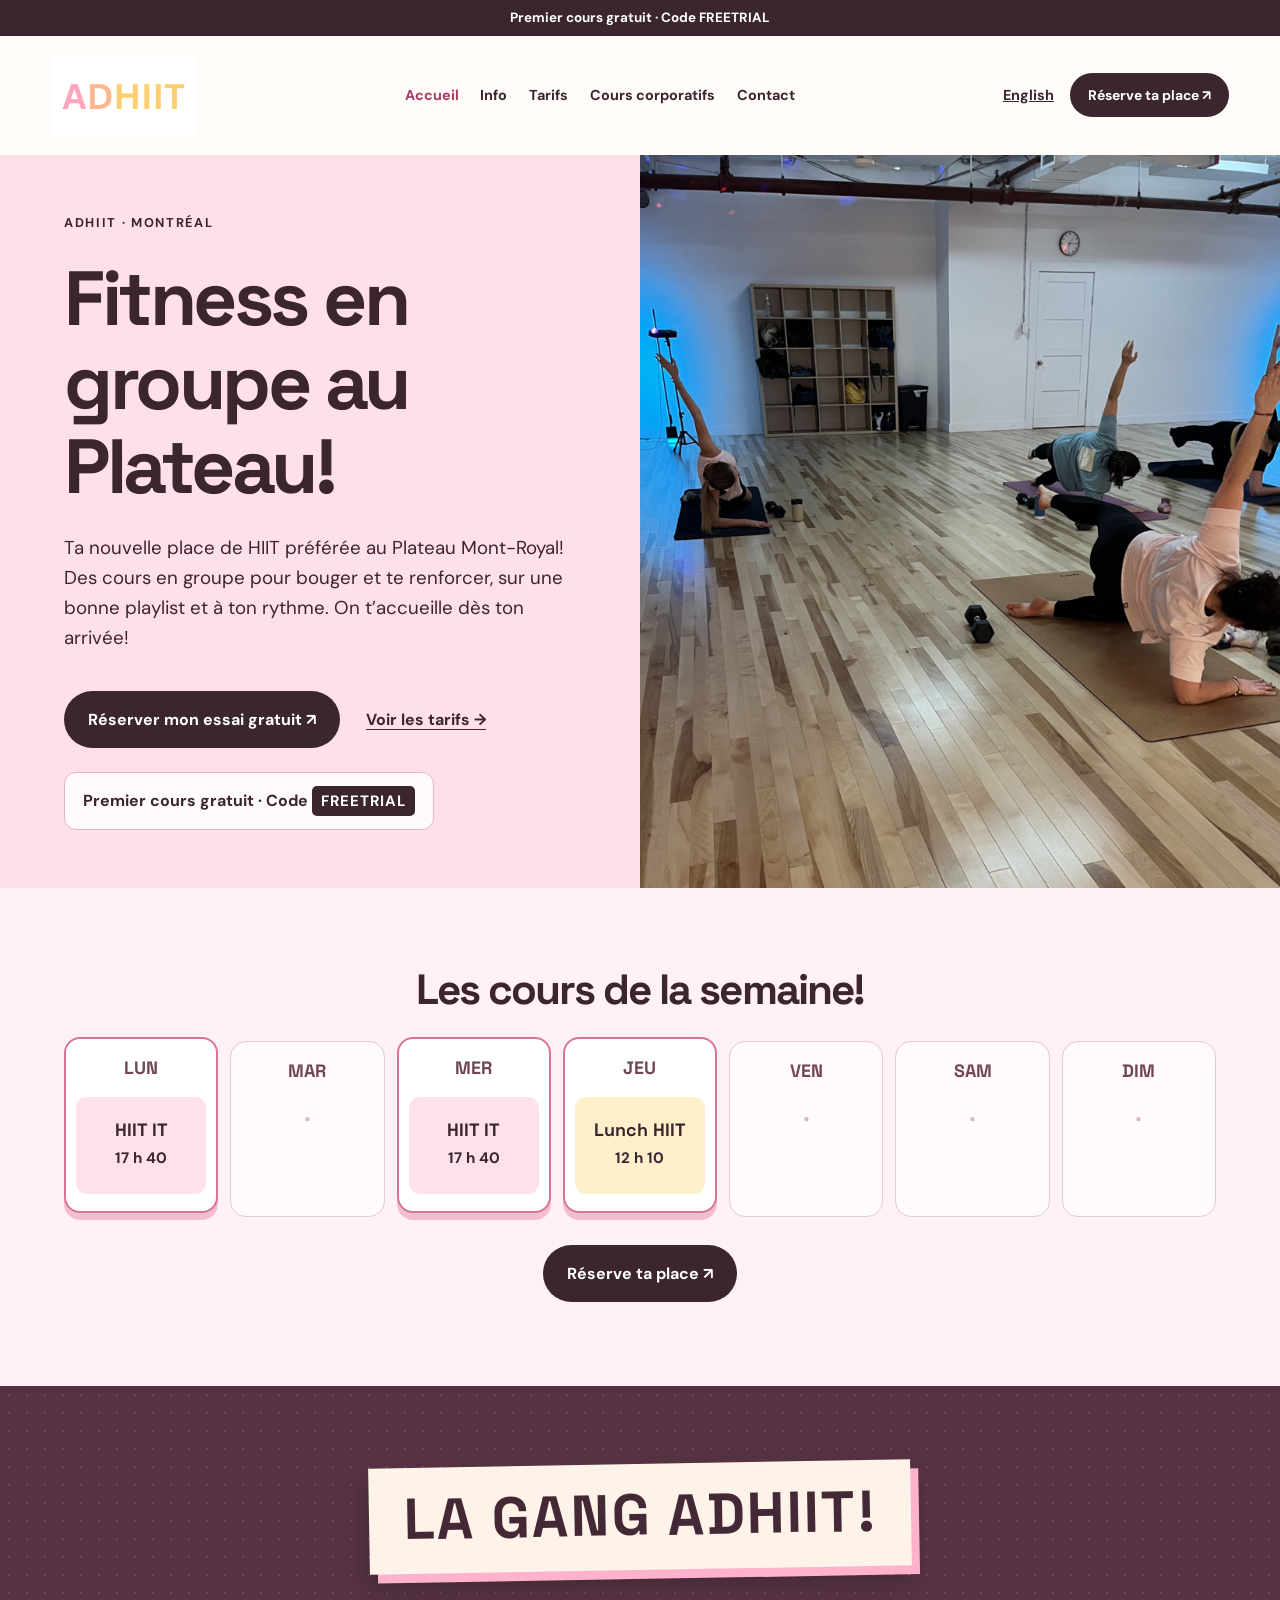
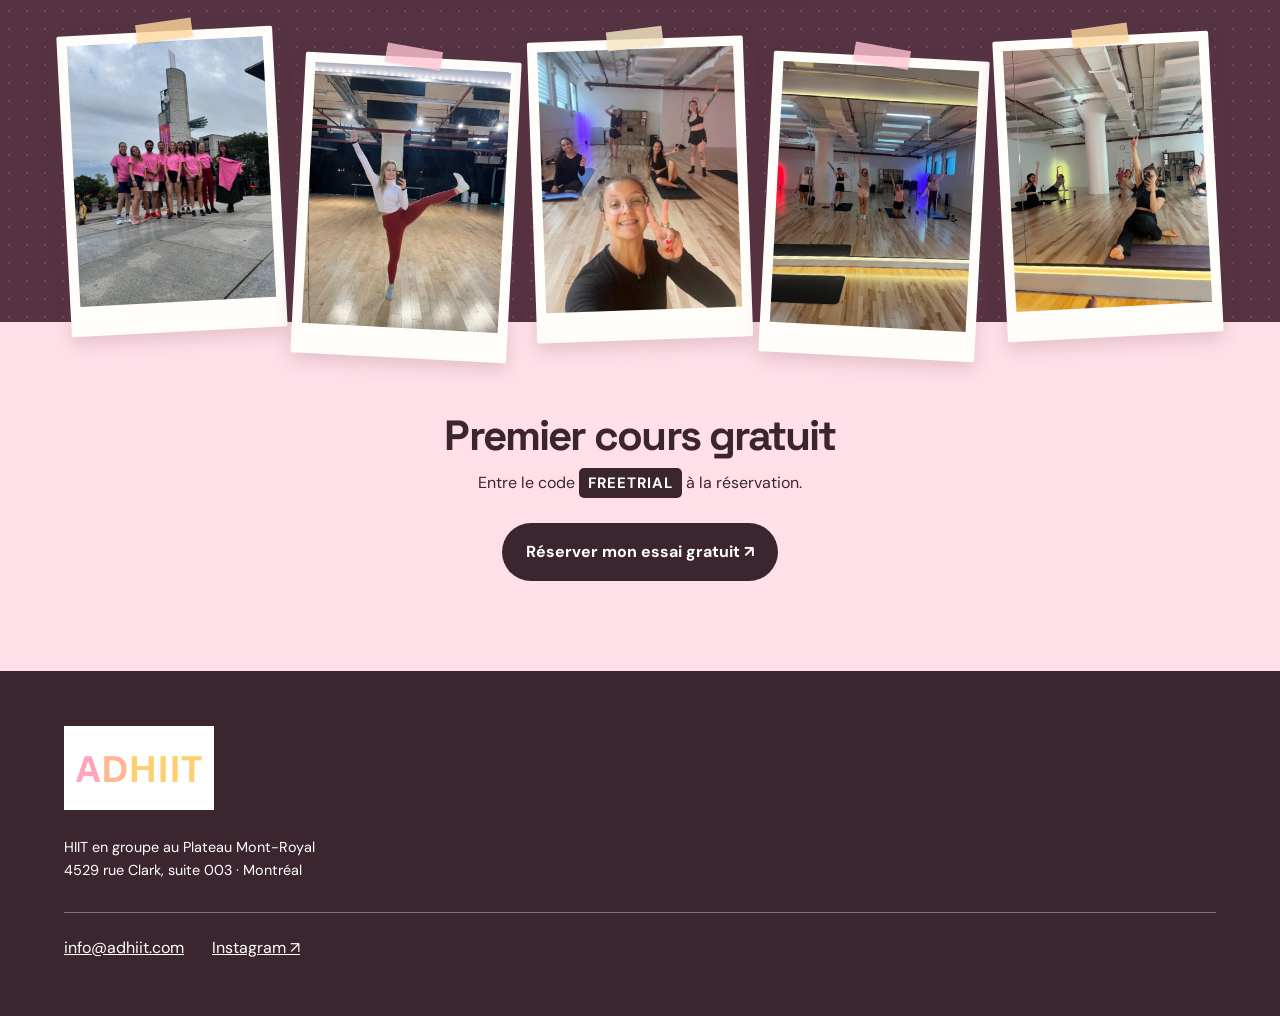
<file: index.html>
<!DOCTYPE html>
<html lang="fr"><head><meta charset="utf-8"/><meta content="width=device-width,initial-scale=1" name="viewport"/><link href="style.css" rel="stylesheet"/><link href="data:image/svg+xml,%3Csvg xmlns='http://www.w3.org/2000/svg' viewBox='0 0 64 64'%3E%3Crect width='64' height='64' rx='15' fill='%23ffa3bf'/%3E%3Ctext x='32' y='45' text-anchor='middle' font-family='Arial' font-weight='900' font-size='40' fill='%23362430'%3EA%3C/text%3E%3C/svg%3E" rel="icon"/>
<!-- ADHIIT SEO -->
<title>Cours de HIIT au Plateau Mont-Royal | ADHIIT Montréal</title>
<meta name="description" content="Cours de HIIT en groupe au Plateau Mont-Royal, Montréal. Bouge et renforce-toi à ton rythme dans une ambiance accueillante. Premier cours gratuit.">
<link rel="canonical" href="https://www.adhiit.com/">
<link rel="alternate" hreflang="fr-CA" href="https://www.adhiit.com/">
<link rel="alternate" hreflang="en-CA" href="https://www.adhiit.com/en-index.html">
<link rel="alternate" hreflang="x-default" href="https://www.adhiit.com/">
<script type="application/ld+json">
{
  "@context": "https://schema.org",
  "@type": "HealthClub",
  "@id": "https://www.adhiit.com/#adhiit",
  "name": "ADHIIT",
  "url": "https://www.adhiit.com/",
  "email": "info@adhiit.com",
  "address": {
    "@type": "PostalAddress",
    "streetAddress": "4529 rue Clark, suite 003",
    "addressLocality": "Montréal",
    "addressRegion": "QC",
    "addressCountry": "CA"
  },
  "sameAs": [
    "https://www.instagram.com/adhiit.mtl/"
  ]
}
</script>
<!-- /ADHIIT SEO -->
</head><body><div class="banner">Premier cours gratuit · Code FREETRIAL</div><header><a aria-label="ADHIIT" class="logo" href="index.html"><img alt="ADHIIT" src="logo.png"/></a><button aria-controls="site-nav" aria-expanded="false" aria-label="Menu" class="menu-toggle" type="button"><span aria-hidden="true" class="menu-icon"><i></i><i></i><i></i></span><span>Menu</span></button><nav aria-label="Navigation" id="site-nav"><a aria-current="page" class="desktop-nav-item" href="index.html">Accueil</a><a class="desktop-nav-item" href="a-propos.html">Info</a><a class="desktop-nav-item" href="tarifs.html">Tarifs</a><a class="desktop-nav-item" href="corporatif.html">Cours corporatifs</a><a class="desktop-nav-item" href="contact.html">Contact</a><a aria-current="page" class="mobile-nav-item" href="index.html">Cours de groupe</a><a class="mobile-nav-item" href="corporatif.html">Cours corporatifs</a><a class="mobile-nav-item" href="a-propos.html">À propos</a><a class="mobile-nav-item" href="contact.html">Contact</a><a class="menu-account mobile-nav-item" href="https://adhiit.as.me/" rel="noopener" target="_blank">Mon compte <span aria-hidden="true" class="arrow-glyph arrow-up">↗</span></a><a aria-label="English" class="menu-lang mobile-nav-item" href="en-index.html" lang="en">English</a></nav><div class="header-right"><a aria-label="English" class="lang" href="en-index.html" lang="en">English</a><a class="head-btn" href="https://adhiit.as.me/" rel="noopener" target="_blank">Réserve ta place ↗</a></div></header><main><section class="hero"><div class="hero-text"><span class="eyebrow">ADHIIT · MONTRÉAL</span><h1>Fitness en groupe au Plateau!</h1><p>Ta nouvelle place de HIIT préférée au Plateau Mont-Royal! Des cours en groupe pour bouger et te renforcer, sur une bonne playlist et à ton rythme. On t’accueille dès ton arrivée!</p><div class="actions"><a class="btn" href="https://adhiit.as.me/" rel="noopener" target="_blank">Réserver mon essai gratuit <span aria-hidden="true" class="arrow-glyph arrow-up">↗</span></a><a class="plain home-hero-pricing" href="tarifs.html">Voir les tarifs →</a></div><div class="trial-callout">Premier cours gratuit · Code <strong>FREETRIAL</strong></div></div><img alt="HIIT en groupe au Plateau Mont-Royal" src="hero-final.jpg"/></section><section class="weekly-schedule"><div class="schedule-heading"><h2>Les cours de la semaine!</h2></div><div aria-label="Horaire hebdomadaire" class="schedule-grid"><div class="schedule-day has-class"><span class="day-label">Lun</span><div class="class-card"><span class="class-name">HIIT IT</span><strong>17 h 40</strong></div></div><div class="schedule-day rest-day"><span class="day-label">Mar</span><span aria-hidden="true" class="day-dash">·</span></div><div class="schedule-day has-class"><span class="day-label">Mer</span><div class="class-card"><span class="class-name">HIIT IT</span><strong>17 h 40</strong></div></div><div class="schedule-day has-class"><span class="day-label">Jeu</span><div class="class-card"><span class="class-name">Lunch HIIT</span><strong>12 h 10</strong></div></div><div class="schedule-day rest-day"><span class="day-label">Ven</span><span aria-hidden="true" class="day-dash">·</span></div><div class="schedule-day rest-day"><span class="day-label">Sam</span><span aria-hidden="true" class="day-dash">·</span></div><div class="schedule-day rest-day"><span class="day-label">Dim</span><span aria-hidden="true" class="day-dash">·</span></div></div><a class="btn" href="https://adhiit.as.me/" rel="noopener" target="_blank">Réserve ta place <span aria-hidden="true" class="arrow-glyph arrow-up">↗</span></a></section><section class="photo-board"><div class="board-heading"><h2>LA GANG ADHIIT!</h2></div><div class="board-grid"><figure class="board-photo board-photo-1"><img alt="Le groupe ADHIIT à Montréal" loading="lazy" src="board-1.jpg"/></figure><figure class="board-photo board-photo-2"><img alt="Une coach dans le studio" loading="lazy" src="board-2.jpg"/></figure><figure class="board-photo board-photo-3"><img alt="Selfie de groupe après un cours" loading="lazy" src="board-3.jpg"/></figure><figure class="board-photo board-photo-4"><img alt="Cours en groupe au studio" loading="lazy" src="board-4.jpg"/></figure><figure class="board-photo board-photo-5"><img alt="Membres du groupe sur leurs tapis" loading="lazy" src="board-5.jpg"/></figure></div></section><section aria-labelledby="home-pricing-title" class="home-pricing"><h2 id="home-pricing-title">Tarifs</h2><div class="home-pricing-list"><div class="home-price"><h3>Premier cours gratuit</h3><strong>0 $</strong><p>Code <b>FREETRIAL</b> à la réservation.</p></div><div class="home-price"><h3>À la carte</h3><ul class="home-pack-list"><li><span>1 cours</span><b>20 $</b></li><li><span>5 cours</span><b>80 $</b></li><li><span>10 cours</span><b>150 $</b></li></ul></div><div class="home-price"><h3>Illimité</h3><strong>85 $ <small>/ mois</small></strong><p>Renouvellement automatique, annulable en tout temps.</p></div></div><p class="home-price-tax">Taxes en sus; montant final indiqué avant le paiement.</p><a class="btn" href="https://app.acuityscheduling.com/catalog.php?owner=37245005" rel="noopener" target="_blank">Abonne-toi <span aria-hidden="true" class="arrow-glyph arrow-up">↗</span></a></section><section class="end"><h2>Premier cours gratuit</h2><p>Entre le code <strong class="code">FREETRIAL</strong> à la réservation.</p><a class="btn" href="https://adhiit.as.me/" rel="noopener" target="_blank">Réserver mon essai gratuit <span aria-hidden="true" class="arrow-glyph arrow-up">↗</span></a></section></main><footer><div><img alt="ADHIIT" src="logo.png"/><p>HIIT en groupe au Plateau Mont-Royal<br/>4529 rue Clark, suite 003 · Montréal</p></div><div><a href="mailto:info@adhiit.com">info@adhiit.com</a><a href="https://www.instagram.com/adhiit.mtl/" rel="noopener" target="_blank">Instagram <span aria-hidden="true" class="arrow-glyph arrow-up">↗</span></a></div></footer><script defer="" src="mobile-menu.js"></script></body></html>
</file>
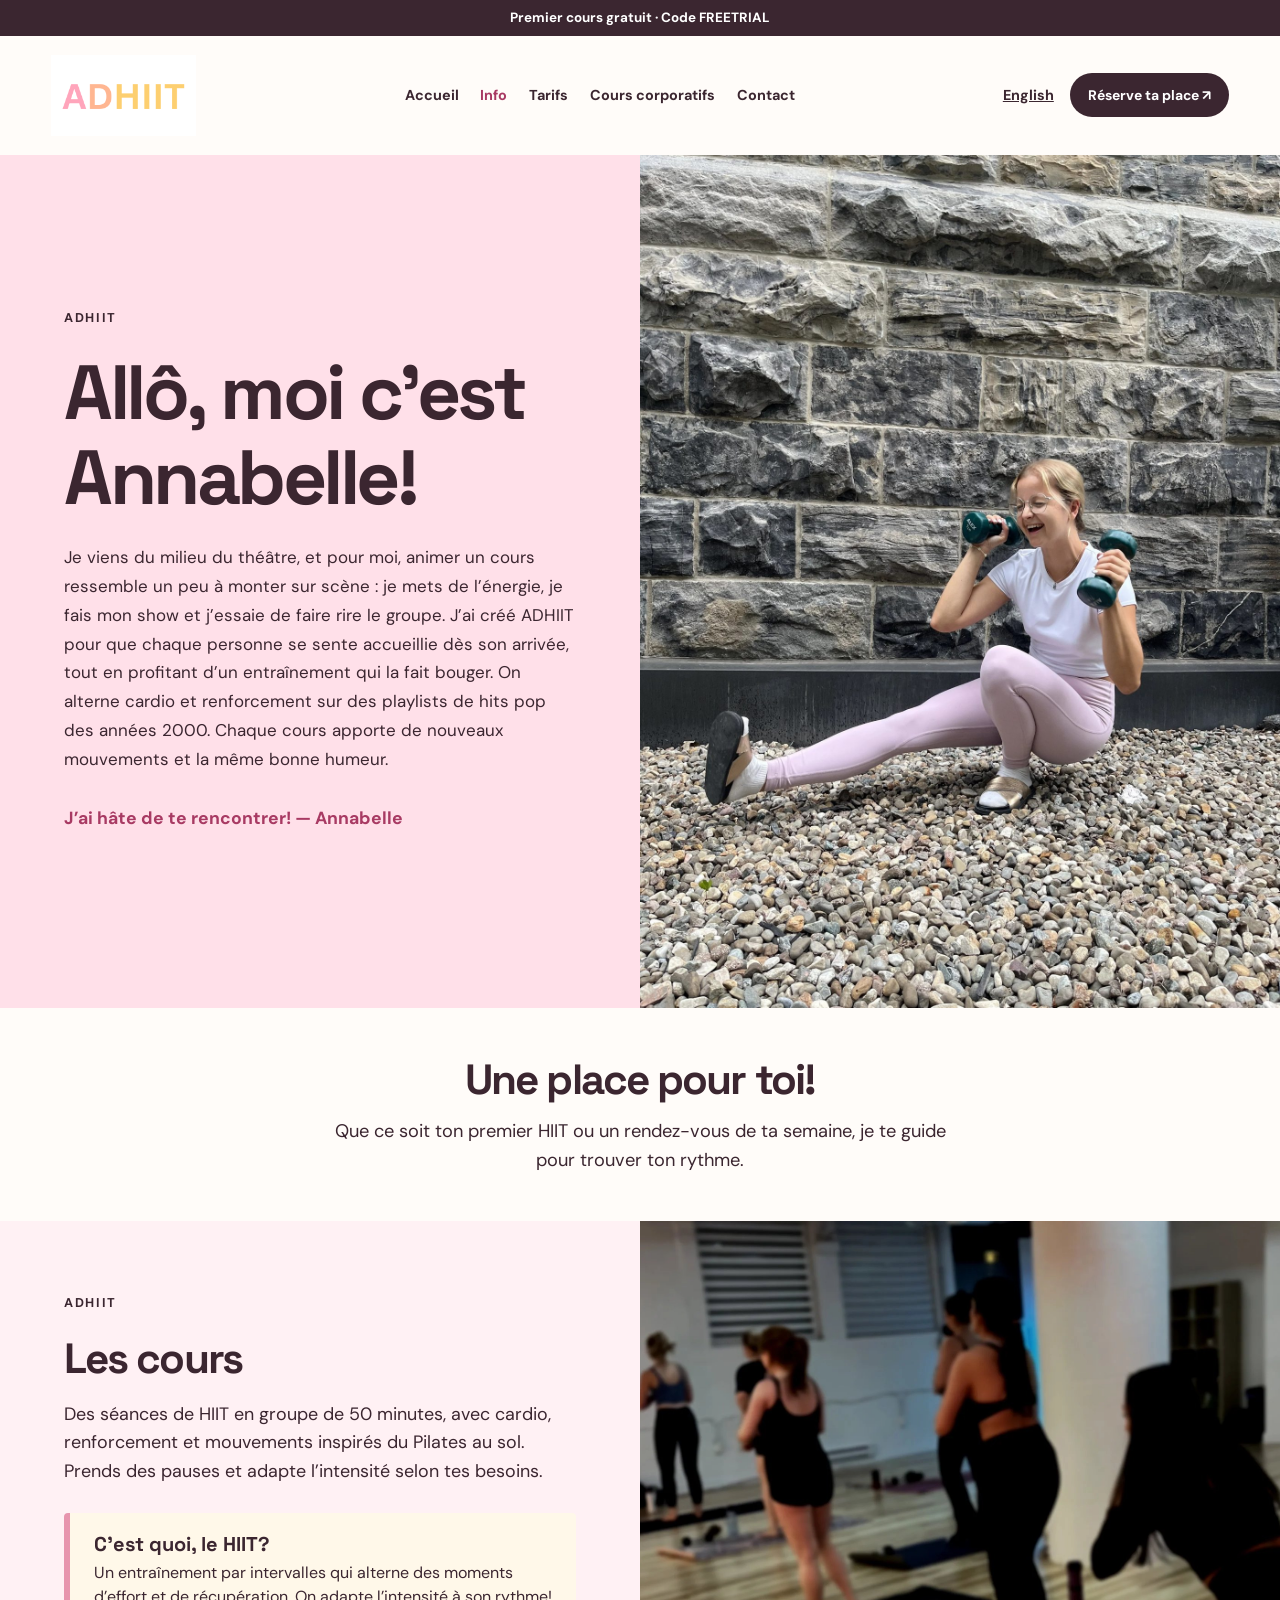
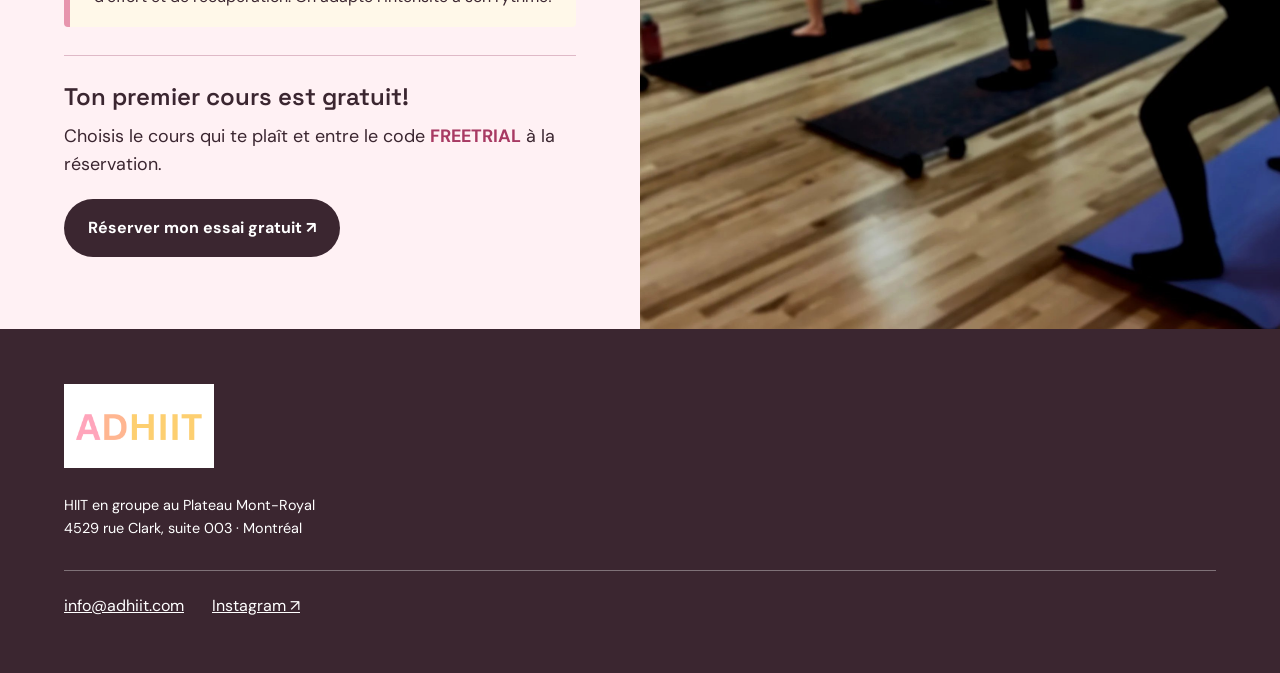
<file: a-propos.html>
<!DOCTYPE html>
<html lang="fr"><head><meta charset="utf-8"/><meta content="width=device-width,initial-scale=1" name="viewport"/><link href="style.css" rel="stylesheet"/><link href="data:image/svg+xml,%3Csvg xmlns='http://www.w3.org/2000/svg' viewBox='0 0 64 64'%3E%3Crect width='64' height='64' rx='15' fill='%23ffa3bf'/%3E%3Ctext x='32' y='45' text-anchor='middle' font-family='Arial' font-weight='900' font-size='40' fill='%23362430'%3EA%3C/text%3E%3C/svg%3E" rel="icon"/>
<style id="desktop-v10-compat">
/*
  Desktop compatibility guard.
  The flat/mobile build keeps both mobile-only and desktop elements in the HTML.
  On desktop, hide only the mobile-only additions so the v10 desktop structure
  remains visually unchanged. Mobile styles/behavior are untouched.
*/
@media (min-width: 769px) {
  .menu-toggle,
  #site-nav .mobile-nav-item,
  .coach-inline {
    display: none !important;
  }
}
</style>
<!-- ADHIIT SEO -->
<title>À propos : Annabelle et ses cours de HIIT | ADHIIT</title>
<meta name="description" content="Rencontre Annabelle, fondatrice d’ADHIIT à Montréal. Découvre les cours de HIIT de 50 minutes : cardio, renforcement et mouvements inspirés du Pilates.">
<link rel="canonical" href="https://www.adhiit.com/a-propos.html">
<link rel="alternate" hreflang="fr-CA" href="https://www.adhiit.com/a-propos.html">
<link rel="alternate" hreflang="en-CA" href="https://www.adhiit.com/en-a-propos.html">
<link rel="alternate" hreflang="x-default" href="https://www.adhiit.com/a-propos.html">
<script type="application/ld+json">
{
  "@context": "https://schema.org",
  "@type": "HealthClub",
  "@id": "https://www.adhiit.com/#adhiit",
  "name": "ADHIIT",
  "url": "https://www.adhiit.com/",
  "email": "info@adhiit.com",
  "address": {
    "@type": "PostalAddress",
    "streetAddress": "4529 rue Clark, suite 003",
    "addressLocality": "Montréal",
    "addressRegion": "QC",
    "addressCountry": "CA"
  },
  "sameAs": [
    "https://www.instagram.com/adhiit.mtl/"
  ]
}
</script>
<!-- /ADHIIT SEO -->
</head><body><div class="banner">Premier cours gratuit · Code FREETRIAL</div><header><a aria-label="ADHIIT" class="logo" href="index.html"><img alt="ADHIIT" src="logo.png"/></a><button aria-controls="site-nav" aria-expanded="false" aria-label="Menu" class="menu-toggle" type="button"><span aria-hidden="true" class="menu-icon"><i></i><i></i><i></i></span><span>Menu</span></button><nav aria-label="Navigation" id="site-nav"><a class="desktop-nav-item" href="index.html">Accueil</a><a aria-current="page" class="desktop-nav-item" href="a-propos.html">Info</a><a class="desktop-nav-item" href="tarifs.html">Tarifs</a><a class="desktop-nav-item" href="corporatif.html">Cours corporatifs</a><a class="desktop-nav-item" href="contact.html">Contact</a><a class="mobile-nav-item" href="index.html">Cours de groupe</a><a class="mobile-nav-item" href="corporatif.html">Cours corporatifs</a><a aria-current="page" class="mobile-nav-item" href="a-propos.html">À propos</a><a class="mobile-nav-item" href="contact.html">Contact</a><a class="menu-account mobile-nav-item" href="https://adhiit.as.me/" rel="noopener" target="_blank">Mon compte <span aria-hidden="true" class="arrow-glyph arrow-up">↗</span></a><a aria-label="English" class="menu-lang mobile-nav-item" href="en-a-propos.html" lang="en">English</a></nav><div class="header-right"><a aria-label="English" class="lang" href="en-a-propos.html" lang="en">English</a><a class="head-btn" href="https://adhiit.as.me/" rel="noopener" target="_blank">Réserve ta place ↗</a></div></header><main><section class="subhero"><div><span class="eyebrow">ADHIIT</span><h1>Allô, moi c’est Annabelle!</h1><p>Je viens du milieu du théâtre, et pour moi, animer un cours ressemble un peu à monter sur scène : je mets de l’énergie, je fais mon show et j’essaie de faire rire le groupe. J’ai créé ADHIIT pour que chaque personne se sente accueillie dès son arrivée, tout en profitant d’un entraînement qui la fait bouger. On alterne cardio et renforcement sur des playlists de hits pop des années 2000. Chaque cours apporte de nouveaux mouvements et la même bonne humeur.</p><img alt="Annabelle, ADHIIT" class="coach-inline" loading="lazy" src="coach.jpg"/><p class="signature">J’ai hâte de te rencontrer! — Annabelle</p></div><img alt="Annabelle, ADHIIT" class="coach" src="coach.jpg"/></section><section class="center"><h2>Une place pour toi!</h2><p>Que ce soit ton premier HIIT ou un rendez-vous de ta semaine, je te guide pour trouver ton rythme.</p></section><section class="info-classes" id="cours"><div><span class="eyebrow">ADHIIT</span><h2>Les cours</h2><p>Des séances de HIIT en groupe de 50 minutes, avec cardio, renforcement et mouvements inspirés du Pilates au sol. Prends des pauses et adapte l’intensité selon tes besoins.</p><aside class="hiit-note"><strong>C’est quoi, le HIIT?</strong><span>Un entraînement par intervalles qui alterne des moments d’effort et de récupération. On adapte l’intensité à son rythme!</span></aside><div class="info-class-cta"><h3>Ton premier cours est gratuit!</h3><p>Choisis le cours qui te plaît et entre le code <strong>FREETRIAL</strong> à la réservation.</p><a class="btn" href="https://adhiit.as.me/" rel="noopener" target="_blank">Réserver mon essai gratuit <span aria-hidden="true" class="arrow-glyph arrow-up">↗</span></a></div></div><img alt="HIIT en groupe au Plateau Mont-Royal" src="class.jpg"/></section></main><footer><div><img alt="ADHIIT" src="logo.png"/><p>HIIT en groupe au Plateau Mont-Royal<br/>4529 rue Clark, suite 003 · Montréal</p></div><div><a href="mailto:info@adhiit.com">info@adhiit.com</a><a href="https://www.instagram.com/adhiit.mtl/" rel="noopener" target="_blank">Instagram <span aria-hidden="true" class="arrow-glyph arrow-up">↗</span></a></div></footer><script defer="" src="mobile-menu.js"></script></body></html>
</file>
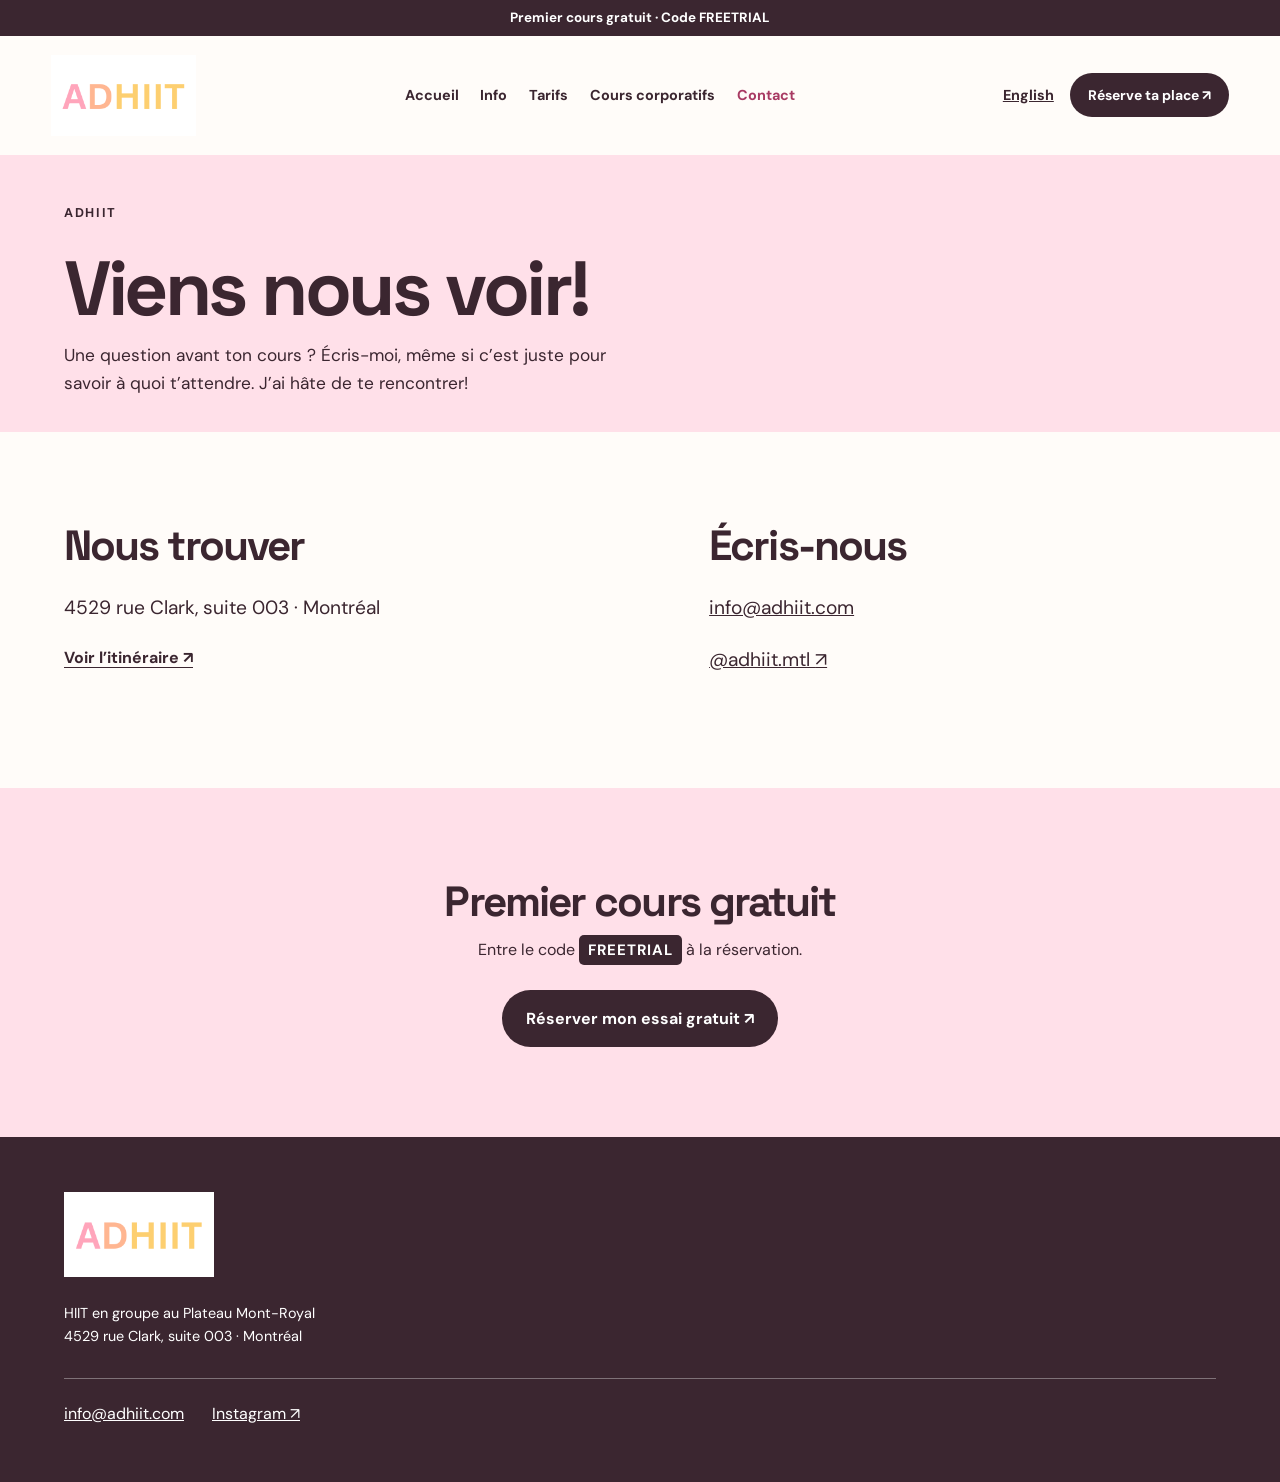
<file: contact.html>
<!DOCTYPE html>
<html lang="fr"><head><meta charset="utf-8"/><meta content="width=device-width,initial-scale=1" name="viewport"/><link href="style.css" rel="stylesheet"/><link href="data:image/svg+xml,%3Csvg xmlns='http://www.w3.org/2000/svg' viewBox='0 0 64 64'%3E%3Crect width='64' height='64' rx='15' fill='%23ffa3bf'/%3E%3Ctext x='32' y='45' text-anchor='middle' font-family='Arial' font-weight='900' font-size='40' fill='%23362430'%3EA%3C/text%3E%3C/svg%3E" rel="icon"/>
<!-- ADHIIT SEO -->
<title>Contact et adresse au Plateau Mont-Royal | ADHIIT</title>
<meta name="description" content="Trouve ADHIIT au 4529 rue Clark, suite 003, à Montréal. Une question sur les cours de HIIT ou ton premier essai? Écris-nous à info@adhiit.com.">
<link rel="canonical" href="https://www.adhiit.com/contact.html">
<link rel="alternate" hreflang="fr-CA" href="https://www.adhiit.com/contact.html">
<link rel="alternate" hreflang="en-CA" href="https://www.adhiit.com/en-contact.html">
<link rel="alternate" hreflang="x-default" href="https://www.adhiit.com/contact.html">
<script type="application/ld+json">
{
  "@context": "https://schema.org",
  "@type": "HealthClub",
  "@id": "https://www.adhiit.com/#adhiit",
  "name": "ADHIIT",
  "url": "https://www.adhiit.com/",
  "email": "info@adhiit.com",
  "address": {
    "@type": "PostalAddress",
    "streetAddress": "4529 rue Clark, suite 003",
    "addressLocality": "Montréal",
    "addressRegion": "QC",
    "addressCountry": "CA"
  },
  "sameAs": [
    "https://www.instagram.com/adhiit.mtl/"
  ]
}
</script>
<!-- /ADHIIT SEO -->
</head><body><div class="banner">Premier cours gratuit · Code FREETRIAL</div><header><a aria-label="ADHIIT" class="logo" href="index.html"><img alt="ADHIIT" src="logo.png"/></a><button aria-controls="site-nav" aria-expanded="false" aria-label="Menu" class="menu-toggle" type="button"><span aria-hidden="true" class="menu-icon"><i></i><i></i><i></i></span><span>Menu</span></button><nav aria-label="Navigation" id="site-nav"><a class="desktop-nav-item" href="index.html">Accueil</a><a class="desktop-nav-item" href="a-propos.html">Info</a><a class="desktop-nav-item" href="tarifs.html">Tarifs</a><a class="desktop-nav-item" href="corporatif.html">Cours corporatifs</a><a aria-current="page" class="desktop-nav-item" href="contact.html">Contact</a><a class="mobile-nav-item" href="index.html">Cours de groupe</a><a class="mobile-nav-item" href="corporatif.html">Cours corporatifs</a><a class="mobile-nav-item" href="a-propos.html">À propos</a><a aria-current="page" class="mobile-nav-item" href="contact.html">Contact</a><a class="menu-account mobile-nav-item" href="https://adhiit.as.me/" rel="noopener" target="_blank">Mon compte <span aria-hidden="true" class="arrow-glyph arrow-up">↗</span></a><a aria-label="English" class="menu-lang mobile-nav-item" href="en-contact.html" lang="en">English</a></nav><div class="header-right"><a aria-label="English" class="lang" href="en-contact.html" lang="en">English</a><a class="head-btn" href="https://adhiit.as.me/" rel="noopener" target="_blank">Réserve ta place ↗</a></div></header><main><section class="title"><span class="eyebrow">ADHIIT</span><h1>Viens nous voir!</h1><p>Une question avant ton cours ? Écris-moi, même si c’est juste pour savoir à quoi t’attendre. J’ai hâte de te rencontrer!</p></section><section class="contact"><div><h2>Nous trouver</h2><p>4529 rue Clark, suite 003 · Montréal</p><a class="plain" href="https://maps.google.com/?q=4529+Rue+Clark+Montreal" rel="noopener" target="_blank">Voir l’itinéraire <span aria-hidden="true" class="arrow-glyph arrow-up">↗</span></a></div><div><h2>Écris-nous</h2><p><a href="mailto:info@adhiit.com">info@adhiit.com</a></p><p><a href="https://www.instagram.com/adhiit.mtl/" rel="noopener" target="_blank">@adhiit.mtl <span aria-hidden="true" class="arrow-glyph arrow-up">↗</span></a></p></div></section><section class="end"><h2>Premier cours gratuit</h2><p>Entre le code <strong class="code">FREETRIAL</strong> à la réservation.</p><a class="btn" href="https://adhiit.as.me/" rel="noopener" target="_blank">Réserver mon essai gratuit <span aria-hidden="true" class="arrow-glyph arrow-up">↗</span></a></section></main><footer><div><img alt="ADHIIT" src="logo.png"/><p>HIIT en groupe au Plateau Mont-Royal<br/>4529 rue Clark, suite 003 · Montréal</p></div><div><a href="mailto:info@adhiit.com">info@adhiit.com</a><a href="https://www.instagram.com/adhiit.mtl/" rel="noopener" target="_blank">Instagram <span aria-hidden="true" class="arrow-glyph arrow-up">↗</span></a></div></footer><script defer="" src="mobile-menu.js"></script></body></html>
</file>
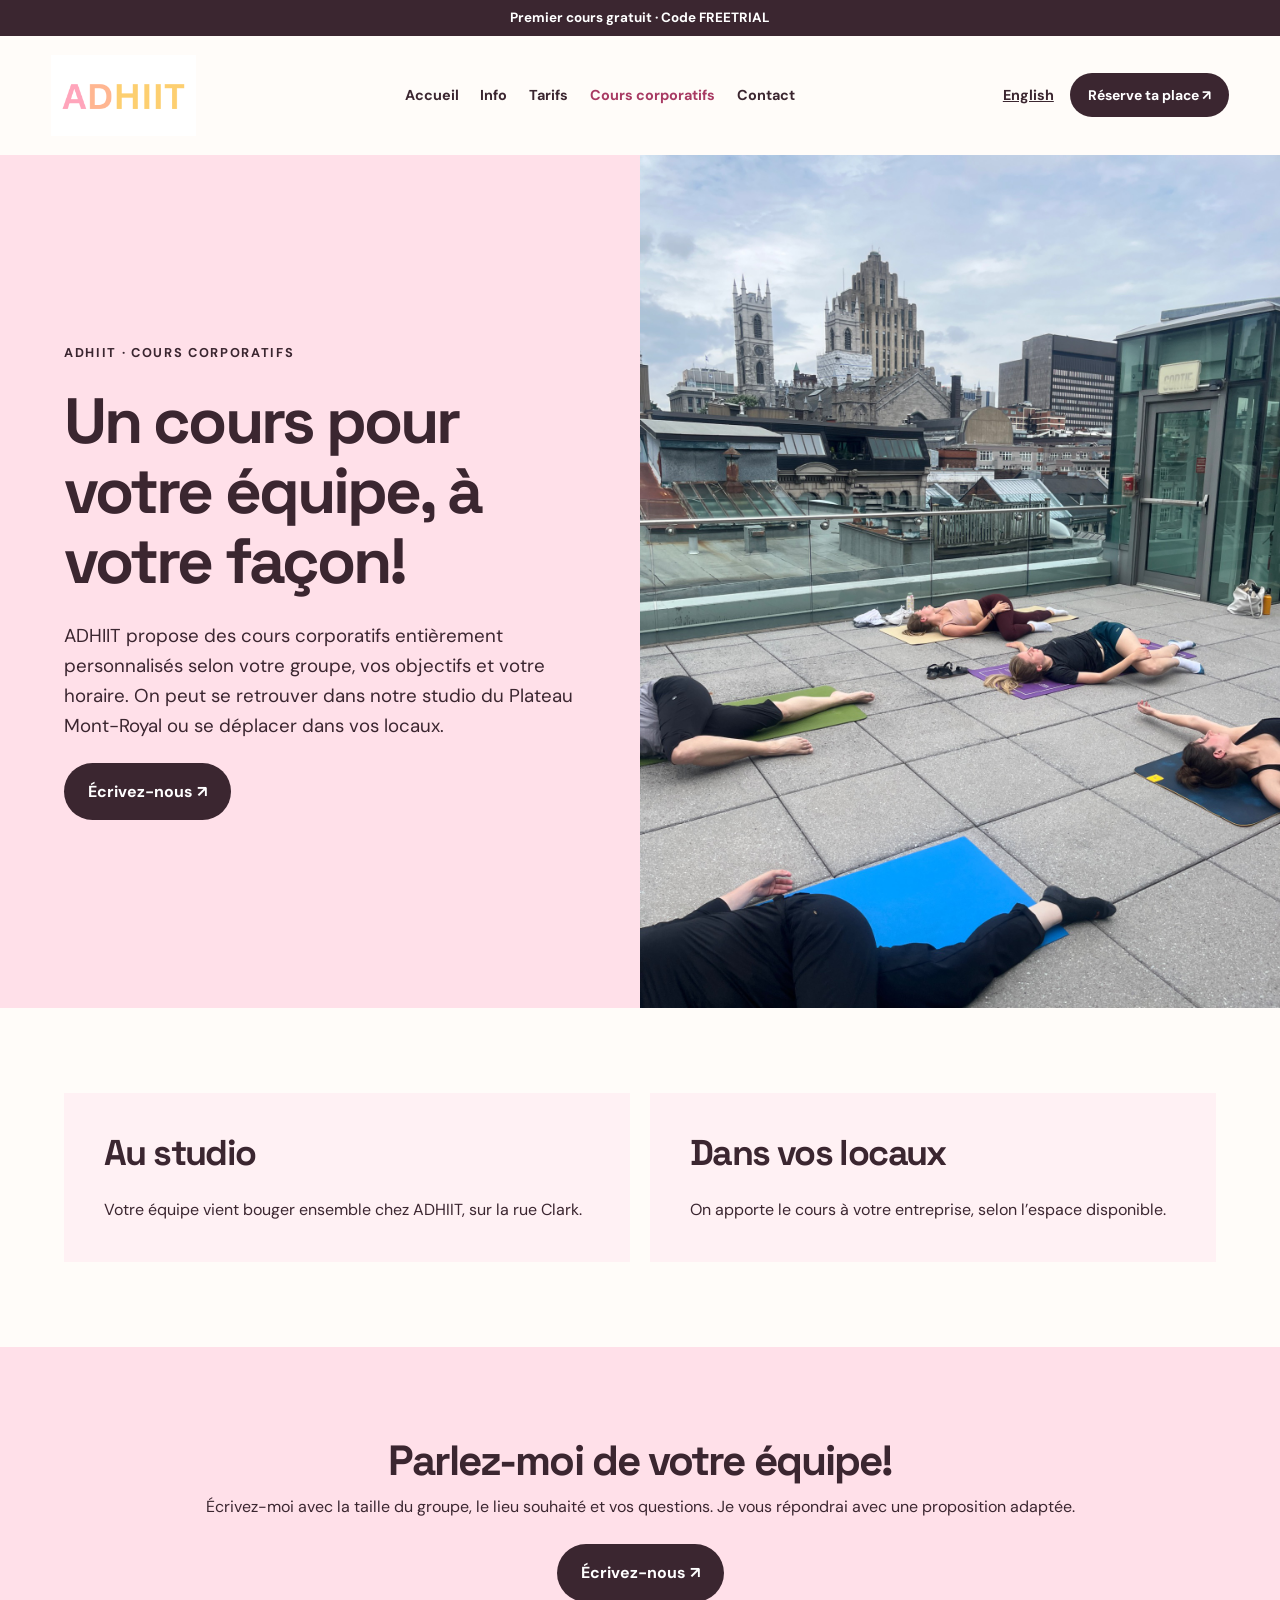
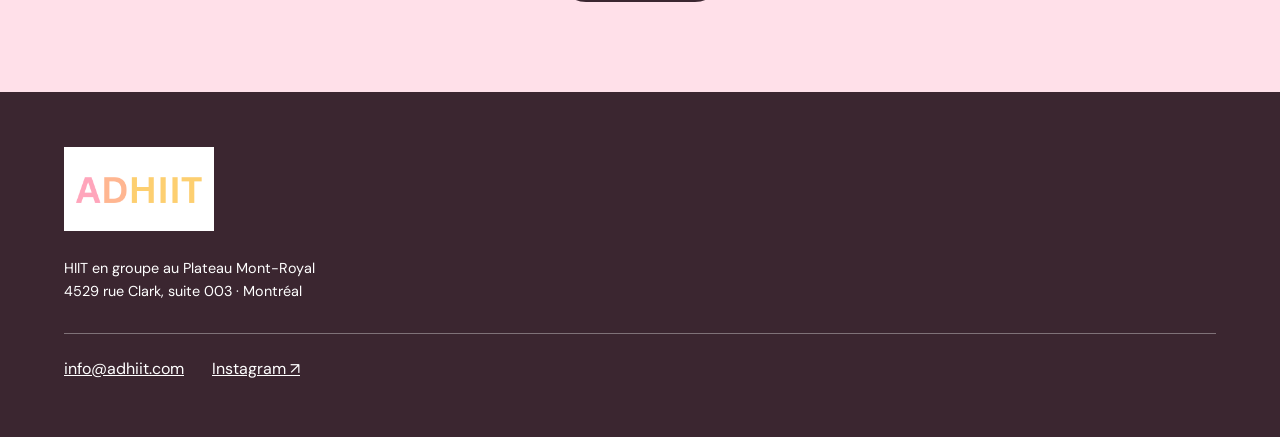
<file: corporatif.html>
<!DOCTYPE html>
<html lang="fr"><head><meta charset="utf-8"/><meta content="width=device-width,initial-scale=1" name="viewport"/><link href="style.css" rel="stylesheet"/><link href="data:image/svg+xml,%3Csvg xmlns='http://www.w3.org/2000/svg' viewBox='0 0 64 64'%3E%3Crect width='64' height='64' rx='15' fill='%23ffa3bf'/%3E%3Ctext x='32' y='45' text-anchor='middle' font-family='Arial' font-weight='900' font-size='40' fill='%23362430'%3EA%3C/text%3E%3C/svg%3E" rel="icon"/>
<!-- ADHIIT SEO -->
<title>Cours de fitness corporatifs à Montréal | ADHIIT</title>
<meta name="description" content="Des cours de fitness personnalisés pour votre équipe à Montréal, au studio du Plateau Mont-Royal ou dans vos locaux. Contactez ADHIIT pour en discuter.">
<link rel="canonical" href="https://www.adhiit.com/corporatif.html">
<link rel="alternate" hreflang="fr-CA" href="https://www.adhiit.com/corporatif.html">
<link rel="alternate" hreflang="en-CA" href="https://www.adhiit.com/en-corporatif.html">
<link rel="alternate" hreflang="x-default" href="https://www.adhiit.com/corporatif.html">
<script type="application/ld+json">
{
  "@context": "https://schema.org",
  "@type": "HealthClub",
  "@id": "https://www.adhiit.com/#adhiit",
  "name": "ADHIIT",
  "url": "https://www.adhiit.com/",
  "email": "info@adhiit.com",
  "address": {
    "@type": "PostalAddress",
    "streetAddress": "4529 rue Clark, suite 003",
    "addressLocality": "Montréal",
    "addressRegion": "QC",
    "addressCountry": "CA"
  },
  "sameAs": [
    "https://www.instagram.com/adhiit.mtl/"
  ]
}
</script>
<!-- /ADHIIT SEO -->
</head><body><div class="banner">Premier cours gratuit · Code FREETRIAL</div><header><a aria-label="ADHIIT" class="logo" href="index.html"><img alt="ADHIIT" src="logo.png"/></a><button aria-controls="site-nav" aria-expanded="false" aria-label="Menu" class="menu-toggle" type="button"><span aria-hidden="true" class="menu-icon"><i></i><i></i><i></i></span><span>Menu</span></button><nav aria-label="Navigation" id="site-nav"><a class="desktop-nav-item" href="index.html">Accueil</a><a class="desktop-nav-item" href="a-propos.html">Info</a><a class="desktop-nav-item" href="tarifs.html">Tarifs</a><a aria-current="page" class="desktop-nav-item" href="corporatif.html">Cours corporatifs</a><a class="desktop-nav-item" href="contact.html">Contact</a><a class="mobile-nav-item" href="index.html">Cours de groupe</a><a aria-current="page" class="mobile-nav-item" href="corporatif.html">Cours corporatifs</a><a class="mobile-nav-item" href="a-propos.html">À propos</a><a class="mobile-nav-item" href="contact.html">Contact</a><a class="menu-account mobile-nav-item" href="https://adhiit.as.me/" rel="noopener" target="_blank">Mon compte <span aria-hidden="true" class="arrow-glyph arrow-up">↗</span></a><a aria-label="English" class="menu-lang mobile-nav-item" href="en-corporatif.html" lang="en">English</a></nav><div class="header-right"><a aria-label="English" class="lang" href="en-corporatif.html" lang="en">English</a><a class="head-btn" href="https://adhiit.as.me/" rel="noopener" target="_blank">Réserve ta place ↗</a></div></header><main><section class="subhero corporate-hero"><div><span class="eyebrow">ADHIIT · Cours corporatifs</span><h1>Un cours pour votre équipe, à votre façon!</h1><p>ADHIIT propose des cours corporatifs entièrement personnalisés selon votre groupe, vos objectifs et votre horaire. On peut se retrouver dans notre studio du Plateau Mont-Royal ou se déplacer dans vos locaux.</p><a class="btn" href="mailto:info@adhiit.com?subject=Demande%20de%20cours%20corporatif%20ADHIIT">Écrivez-nous <span aria-hidden="true" class="arrow-glyph arrow-up">↗</span></a></div><img alt="Cours corporatifs ADHIIT" src="corporate.jpg"/></section><section class="corporate-options"><div><h2>Au studio</h2><p>Votre équipe vient bouger ensemble chez ADHIIT, sur la rue Clark.</p></div><div><h2>Dans vos locaux</h2><p>On apporte le cours à votre entreprise, selon l’espace disponible.</p></div></section><section class="end"><h2>Parlez-moi de votre équipe!</h2><p>Écrivez-moi avec la taille du groupe, le lieu souhaité et vos questions. Je vous répondrai avec une proposition adaptée.</p><a class="btn" href="mailto:info@adhiit.com?subject=Demande%20de%20cours%20corporatif%20ADHIIT">Écrivez-nous <span aria-hidden="true" class="arrow-glyph arrow-up">↗</span></a></section></main><footer><div><img alt="ADHIIT" src="logo.png"/><p>HIIT en groupe au Plateau Mont-Royal<br/>4529 rue Clark, suite 003 · Montréal</p></div><div><a href="mailto:info@adhiit.com">info@adhiit.com</a><a href="https://www.instagram.com/adhiit.mtl/" rel="noopener" target="_blank">Instagram <span aria-hidden="true" class="arrow-glyph arrow-up">↗</span></a></div></footer><script defer="" src="mobile-menu.js"></script></body></html>
</file>
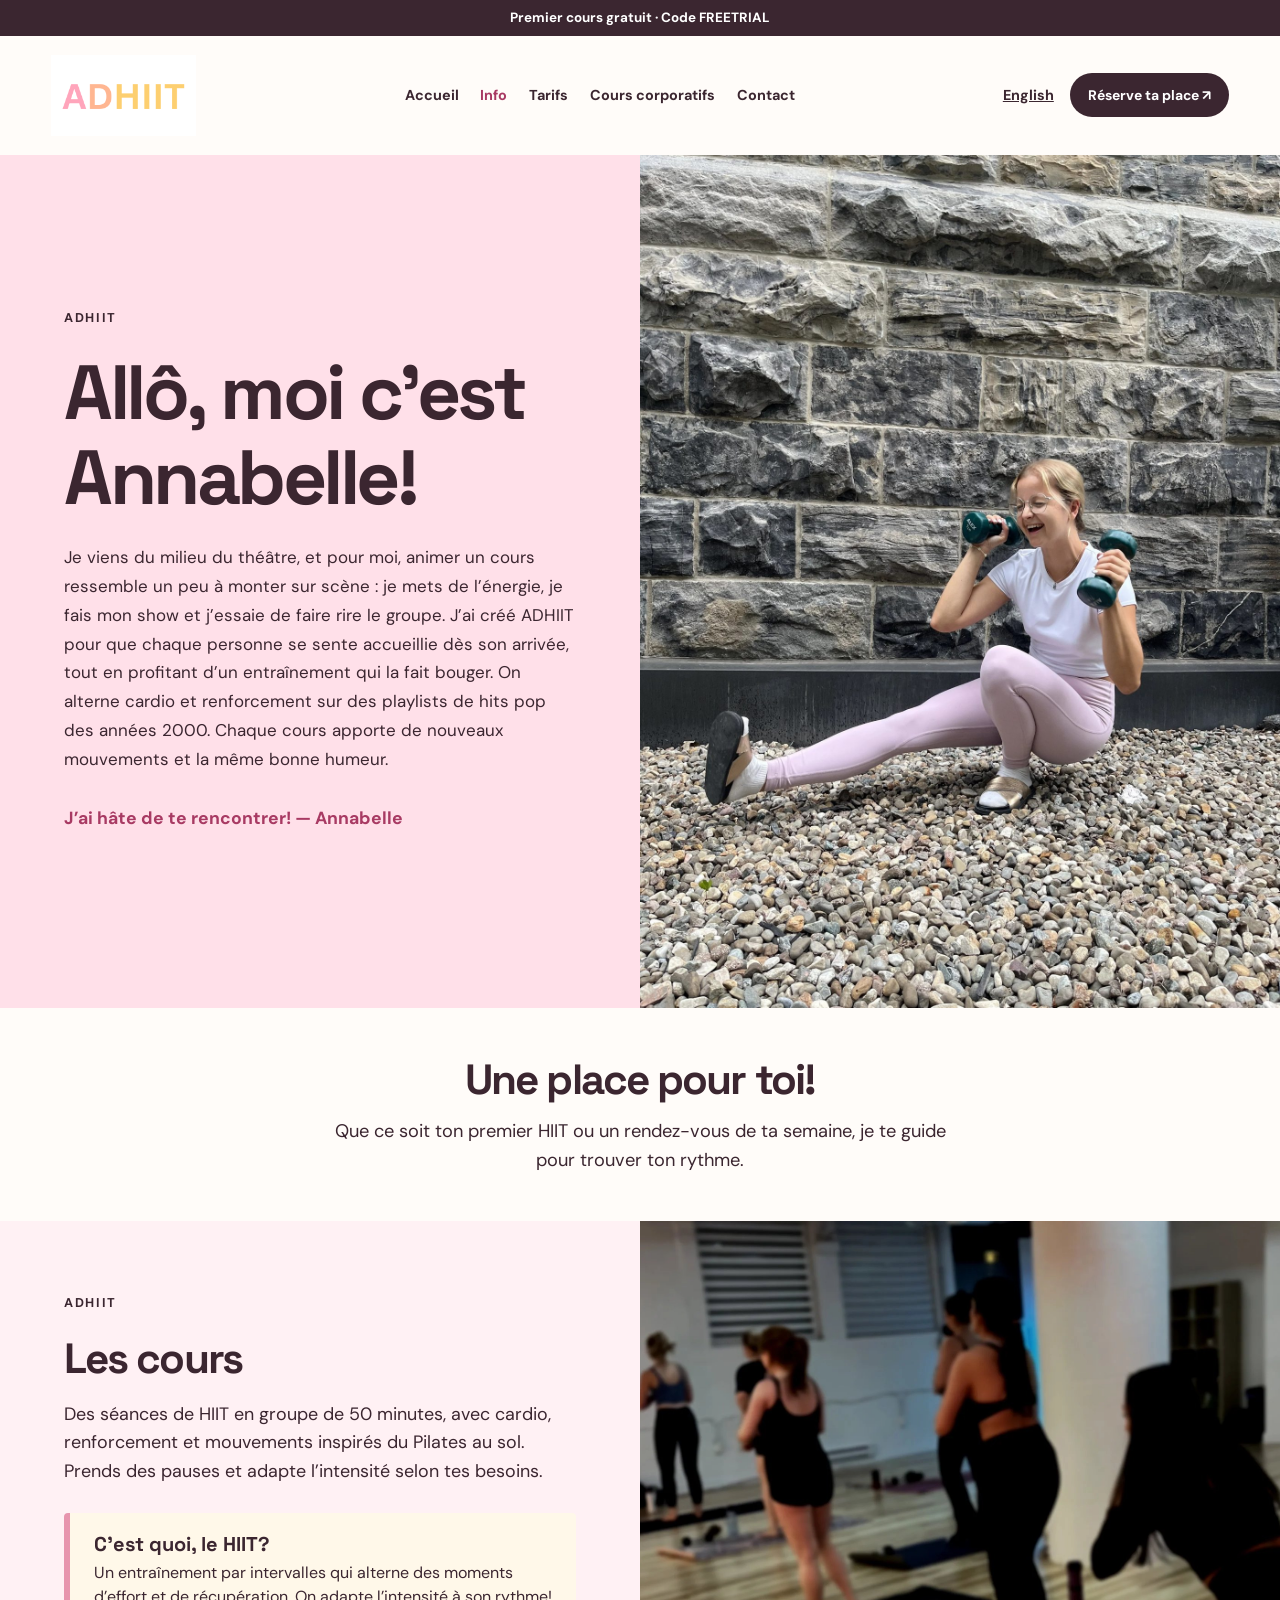
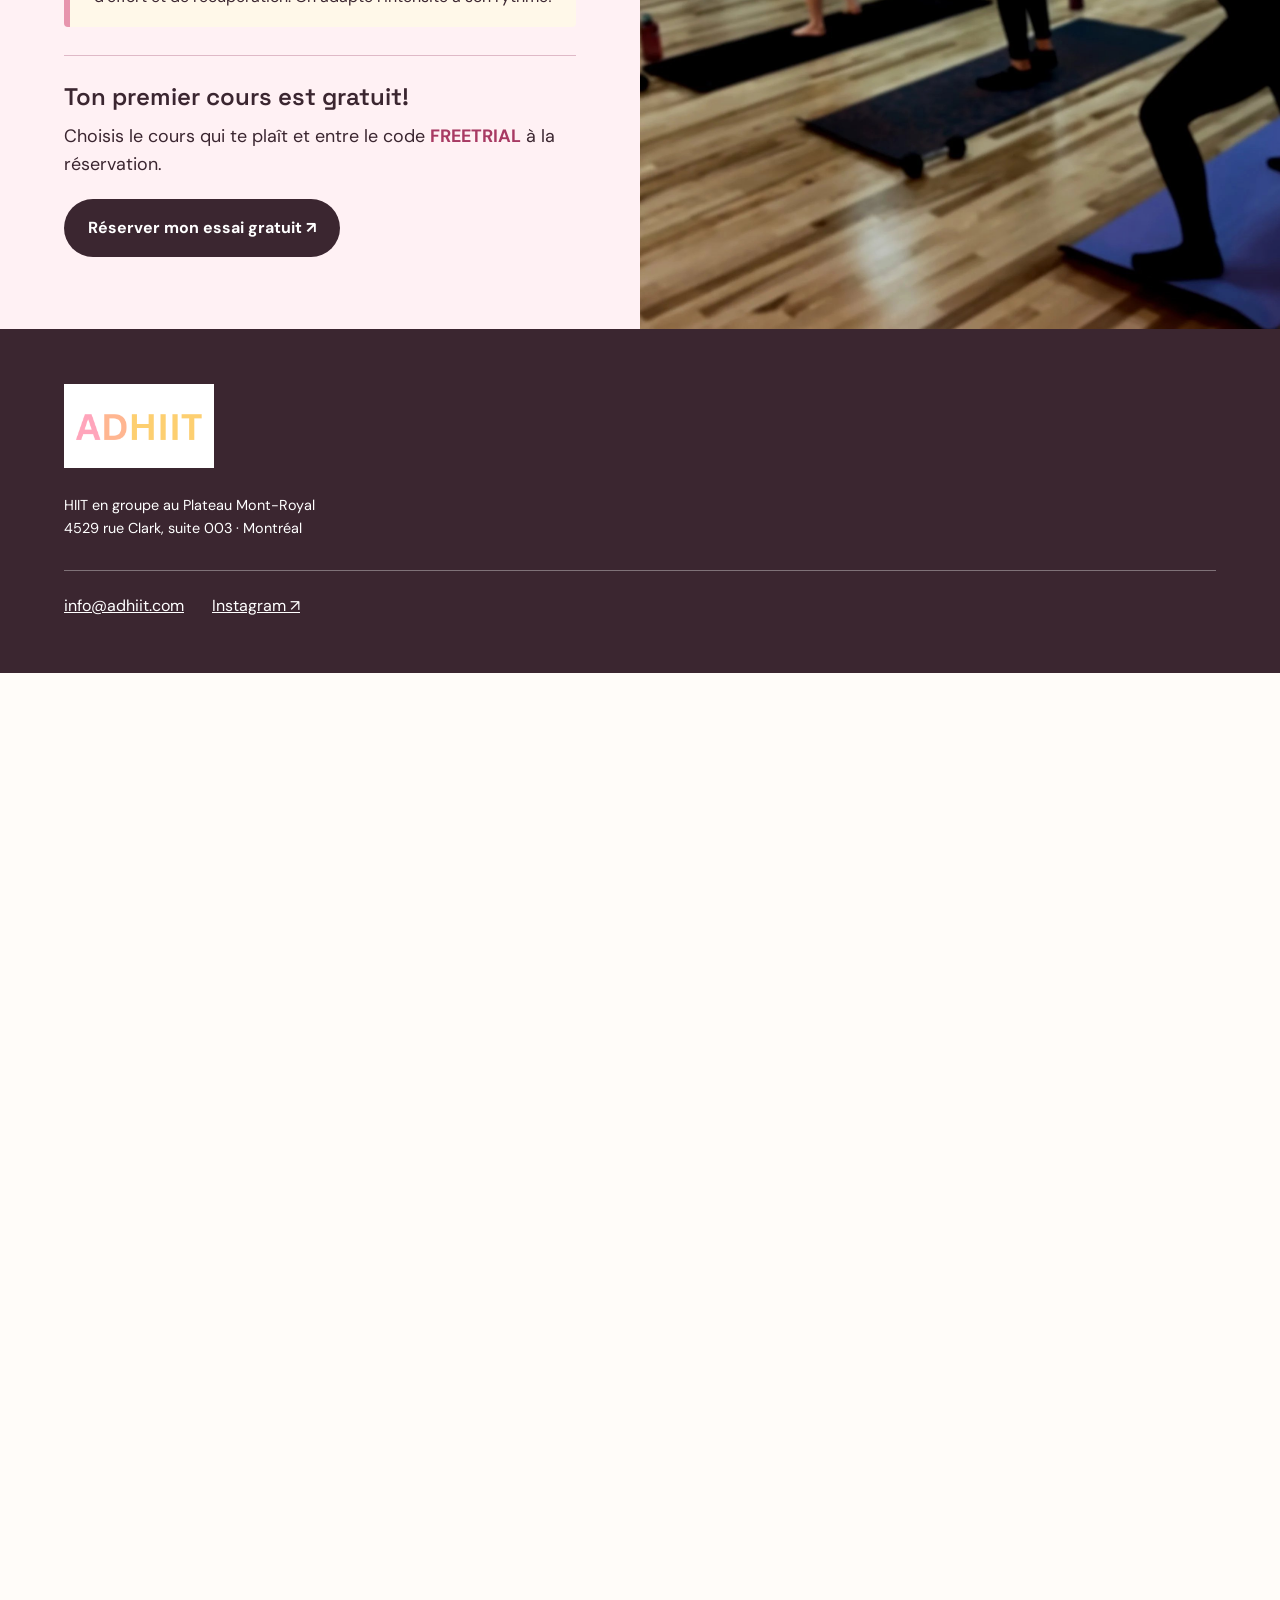
<file: cours.html>
<!doctype html><html lang="fr"><head><meta charset="utf-8"><meta http-equiv="refresh" content="0;url=a-propos.html#cours"><title>ADHIIT</title></head><body><a href="a-propos.html#cours">Info · ADHIIT</a></body></html>
</file>
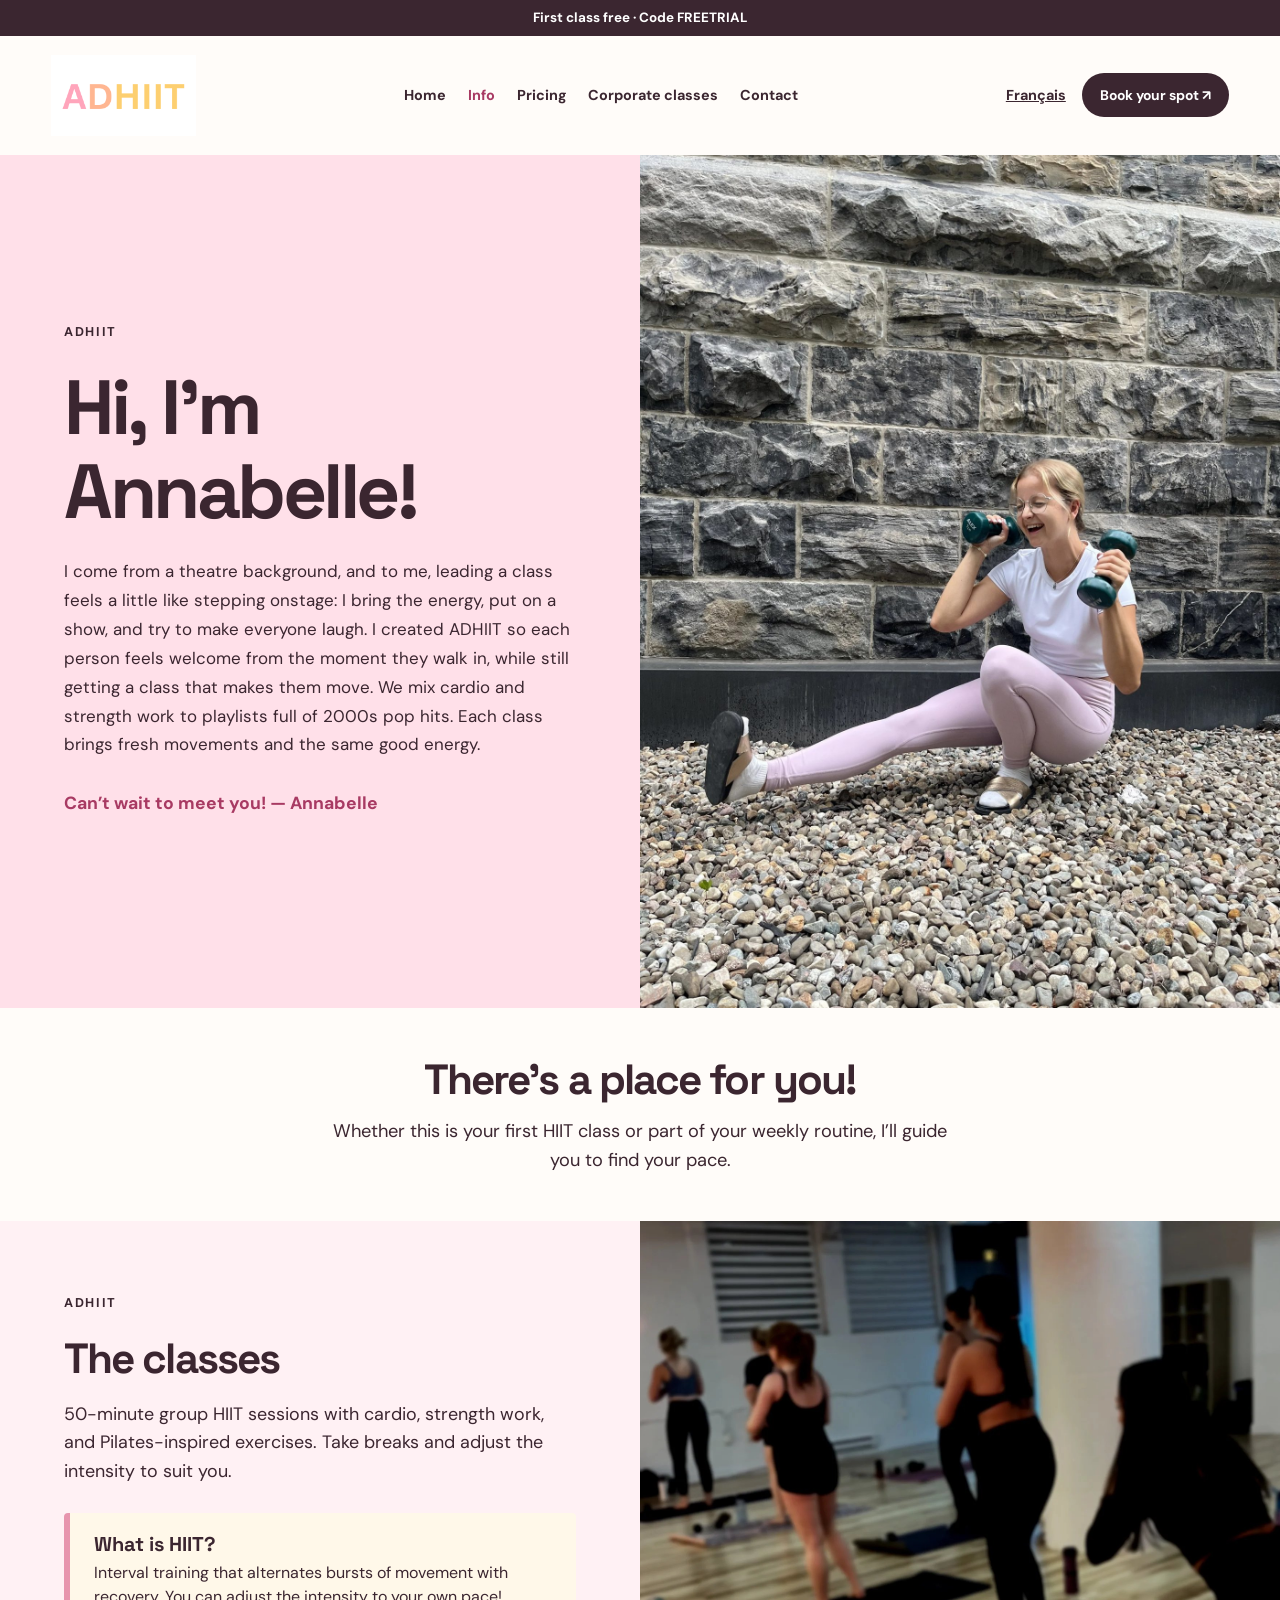
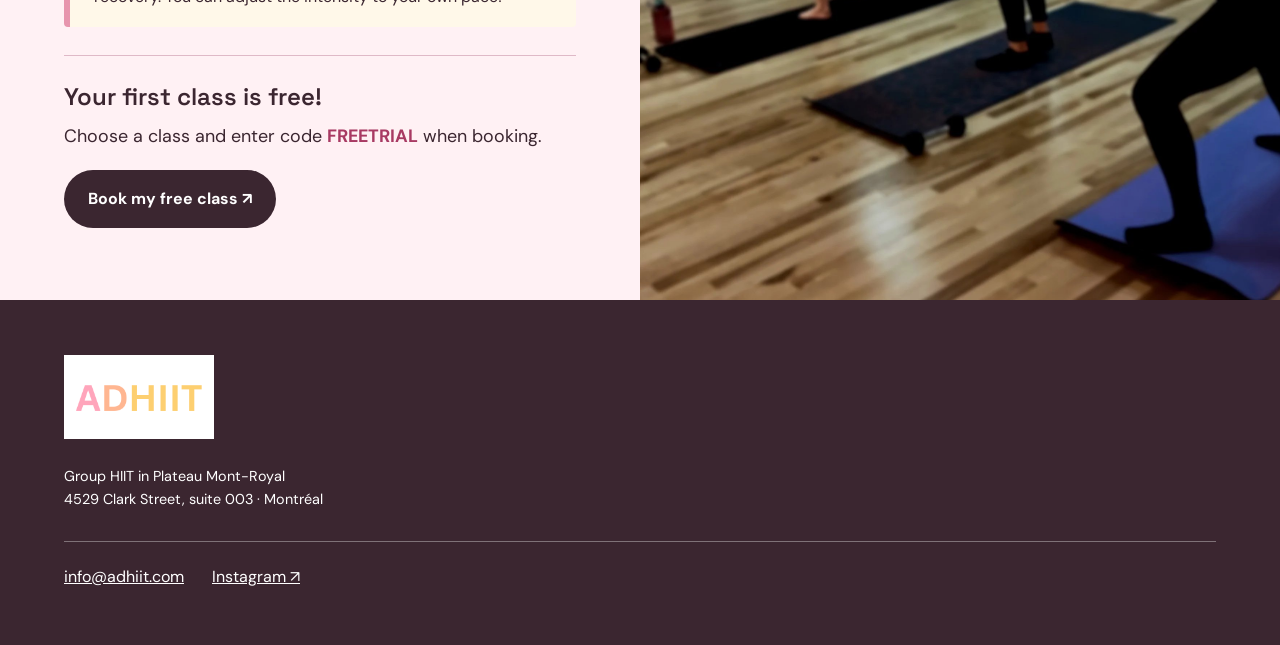
<file: en-a-propos.html>
<!DOCTYPE html>
<html lang="en"><head><meta charset="utf-8"/><meta content="width=device-width,initial-scale=1" name="viewport"/><link href="style.css" rel="stylesheet"/><link href="data:image/svg+xml,%3Csvg xmlns='http://www.w3.org/2000/svg' viewBox='0 0 64 64'%3E%3Crect width='64' height='64' rx='15' fill='%23ffa3bf'/%3E%3Ctext x='32' y='45' text-anchor='middle' font-family='Arial' font-weight='900' font-size='40' fill='%23362430'%3EA%3C/text%3E%3C/svg%3E" rel="icon"/>
<style id="desktop-v10-compat">
/*
  Desktop compatibility guard.
  The flat/mobile build keeps both mobile-only and desktop elements in the HTML.
  On desktop, hide only the mobile-only additions so the v10 desktop structure
  remains visually unchanged. Mobile styles/behavior are untouched.
*/
@media (min-width: 769px) {
  .menu-toggle,
  #site-nav .mobile-nav-item,
  .coach-inline {
    display: none !important;
  }
}
</style>
<!-- ADHIIT SEO -->
<title>About Annabelle &amp; Our HIIT Classes | ADHIIT Montréal</title>
<meta name="description" content="Meet Annabelle, founder of ADHIIT in Montréal. Discover our 50-minute HIIT classes with cardio, strength work and Pilates-inspired exercises.">
<link rel="canonical" href="https://www.adhiit.com/en-a-propos.html">
<link rel="alternate" hreflang="fr-CA" href="https://www.adhiit.com/a-propos.html">
<link rel="alternate" hreflang="en-CA" href="https://www.adhiit.com/en-a-propos.html">
<link rel="alternate" hreflang="x-default" href="https://www.adhiit.com/a-propos.html">
<script type="application/ld+json">
{
  "@context": "https://schema.org",
  "@type": "HealthClub",
  "@id": "https://www.adhiit.com/#adhiit",
  "name": "ADHIIT",
  "url": "https://www.adhiit.com/",
  "email": "info@adhiit.com",
  "address": {
    "@type": "PostalAddress",
    "streetAddress": "4529 rue Clark, suite 003",
    "addressLocality": "Montréal",
    "addressRegion": "QC",
    "addressCountry": "CA"
  },
  "sameAs": [
    "https://www.instagram.com/adhiit.mtl/"
  ]
}
</script>
<!-- /ADHIIT SEO -->
</head><body><div class="banner">First class free · Code FREETRIAL</div><header><a aria-label="ADHIIT" class="logo" href="en-index.html"><img alt="ADHIIT" src="logo.png"/></a><button aria-controls="site-nav" aria-expanded="false" aria-label="Menu" class="menu-toggle" type="button"><span aria-hidden="true" class="menu-icon"><i></i><i></i><i></i></span><span>Menu</span></button><nav aria-label="Navigation" id="site-nav"><a class="desktop-nav-item" href="en-index.html">Home</a><a aria-current="page" class="desktop-nav-item" href="en-a-propos.html">Info</a><a class="desktop-nav-item" href="en-tarifs.html">Pricing</a><a class="desktop-nav-item" href="en-corporatif.html">Corporate classes</a><a class="desktop-nav-item" href="en-contact.html">Contact</a><a class="mobile-nav-item" href="en-index.html">Group classes</a><a class="mobile-nav-item" href="en-corporatif.html">Corporate classes</a><a aria-current="page" class="mobile-nav-item" href="en-a-propos.html">About us</a><a class="mobile-nav-item" href="en-contact.html">Contact</a><a class="menu-account mobile-nav-item" href="https://adhiit.as.me/" rel="noopener" target="_blank">Log in <span aria-hidden="true" class="arrow-glyph arrow-up">↗</span></a><a aria-label="Français" class="menu-lang mobile-nav-item" href="a-propos.html" lang="fr">Français</a></nav><div class="header-right"><a aria-label="Français" class="lang" href="a-propos.html" lang="fr">Français</a><a class="head-btn" href="https://adhiit.as.me/" rel="noopener" target="_blank">Book your spot ↗</a></div></header><main><section class="subhero"><div><span class="eyebrow">ADHIIT</span><h1>Hi, I’m Annabelle!</h1><p>I come from a theatre background, and to me, leading a class feels a little like stepping onstage: I bring the energy, put on a show, and try to make everyone laugh. I created ADHIIT so each person feels welcome from the moment they walk in, while still getting a class that makes them move. We mix cardio and strength work to playlists full of 2000s pop hits. Each class brings fresh movements and the same good energy.</p><img alt="Annabelle, ADHIIT" class="coach-inline" loading="lazy" src="coach.jpg"/><p class="signature">Can’t wait to meet you! — Annabelle</p></div><img alt="Annabelle, ADHIIT" class="coach" src="coach.jpg"/></section><section class="center"><h2>There’s a place for you!</h2><p>Whether this is your first HIIT class or part of your weekly routine, I’ll guide you to find your pace.</p></section><section class="info-classes" id="cours"><div><span class="eyebrow">ADHIIT</span><h2>The classes</h2><p>50-minute group HIIT sessions with cardio, strength work, and Pilates-inspired exercises. Take breaks and adjust the intensity to suit you.</p><aside class="hiit-note"><strong>What is HIIT?</strong><span>Interval training that alternates bursts of movement with recovery. You can adjust the intensity to your own pace!</span></aside><div class="info-class-cta"><h3>Your first class is free!</h3><p>Choose a class and enter code <strong>FREETRIAL</strong> when booking.</p><a class="btn" href="https://adhiit.as.me/" rel="noopener" target="_blank">Book my free class <span aria-hidden="true" class="arrow-glyph arrow-up">↗</span></a></div></div><img alt="Group HIIT in Plateau Mont-Royal" src="class.jpg"/></section></main><footer><div><img alt="ADHIIT" src="logo.png"/><p>Group HIIT in Plateau Mont-Royal<br/>4529 Clark Street, suite 003 · Montréal</p></div><div><a href="mailto:info@adhiit.com">info@adhiit.com</a><a href="https://www.instagram.com/adhiit.mtl/" rel="noopener" target="_blank">Instagram <span aria-hidden="true" class="arrow-glyph arrow-up">↗</span></a></div></footer><script defer="" src="mobile-menu.js"></script></body></html>
</file>
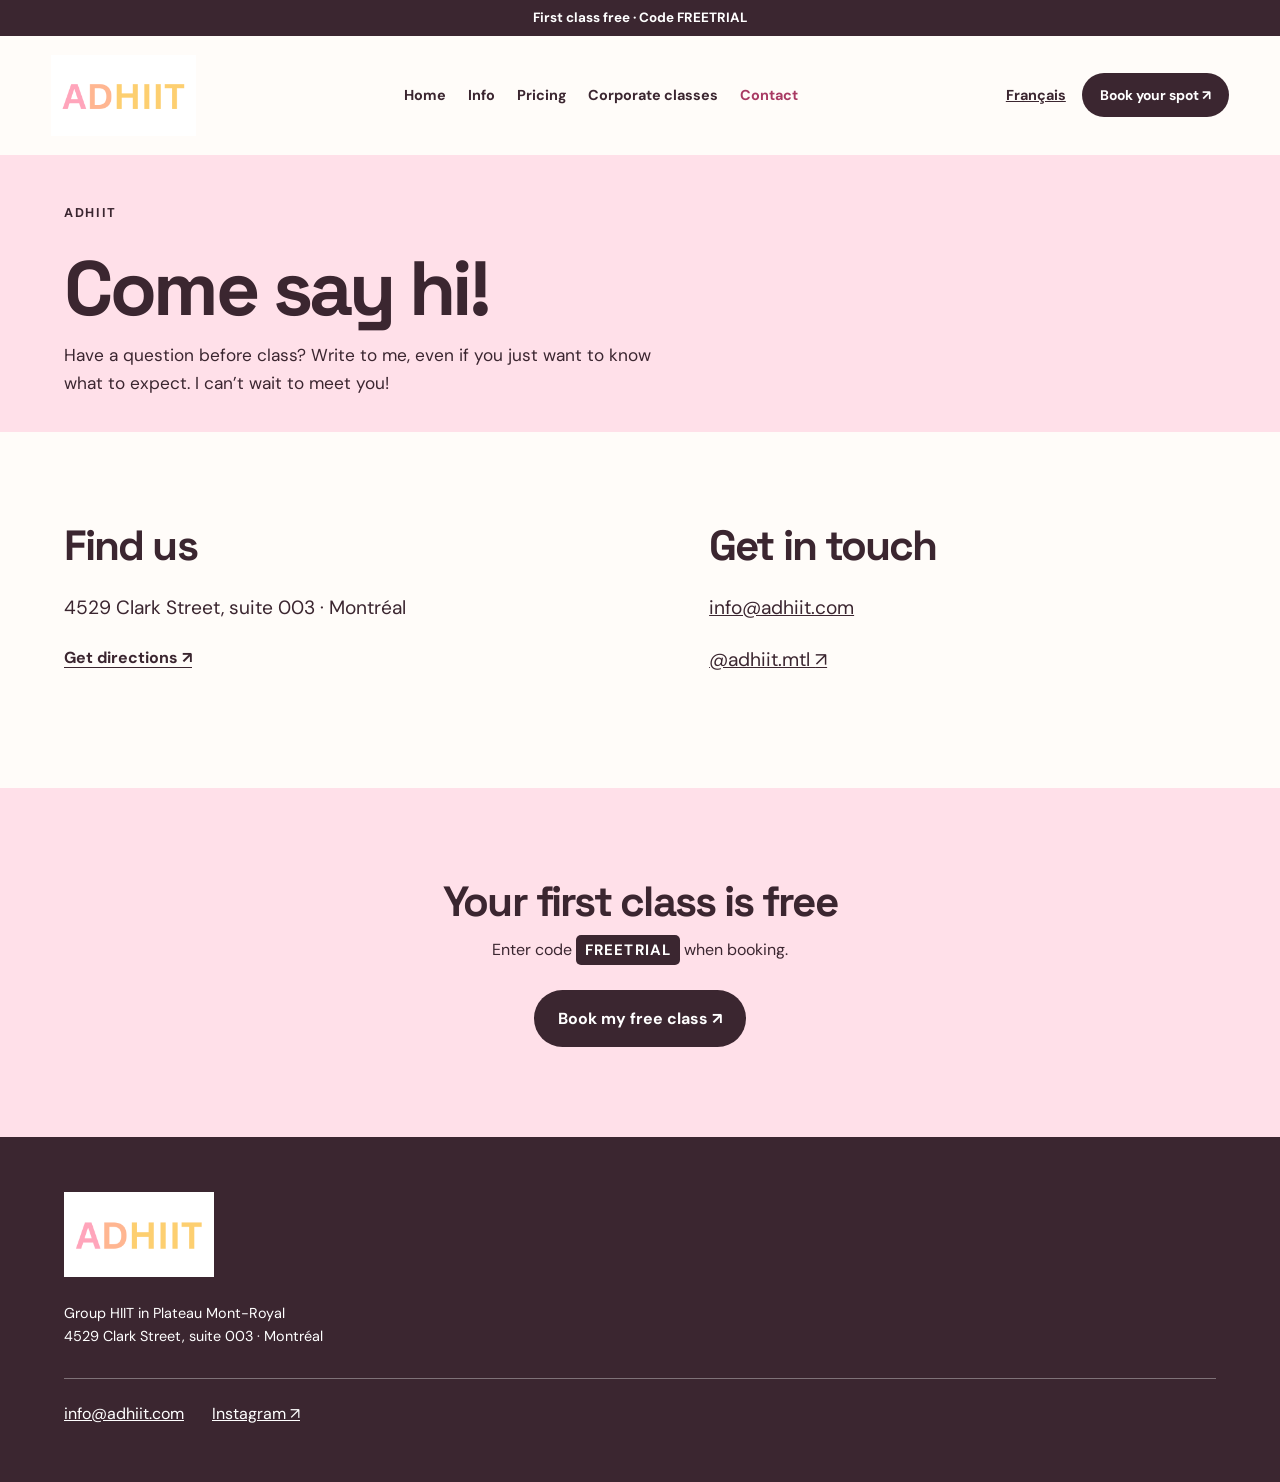
<file: en-contact.html>
<!DOCTYPE html>
<html lang="en"><head><meta charset="utf-8"/><meta content="width=device-width,initial-scale=1" name="viewport"/><link href="style.css" rel="stylesheet"/><link href="data:image/svg+xml,%3Csvg xmlns='http://www.w3.org/2000/svg' viewBox='0 0 64 64'%3E%3Crect width='64' height='64' rx='15' fill='%23ffa3bf'/%3E%3Ctext x='32' y='45' text-anchor='middle' font-family='Arial' font-weight='900' font-size='40' fill='%23362430'%3EA%3C/text%3E%3C/svg%3E" rel="icon"/>
<!-- ADHIIT SEO -->
<title>Contact &amp; Plateau Mont-Royal Location | ADHIIT</title>
<meta name="description" content="Find ADHIIT at 4529 Clark Street, suite 003, Montréal. Questions about HIIT classes or your first visit? Email us at info@adhiit.com.">
<link rel="canonical" href="https://www.adhiit.com/en-contact.html">
<link rel="alternate" hreflang="fr-CA" href="https://www.adhiit.com/contact.html">
<link rel="alternate" hreflang="en-CA" href="https://www.adhiit.com/en-contact.html">
<link rel="alternate" hreflang="x-default" href="https://www.adhiit.com/contact.html">
<script type="application/ld+json">
{
  "@context": "https://schema.org",
  "@type": "HealthClub",
  "@id": "https://www.adhiit.com/#adhiit",
  "name": "ADHIIT",
  "url": "https://www.adhiit.com/",
  "email": "info@adhiit.com",
  "address": {
    "@type": "PostalAddress",
    "streetAddress": "4529 rue Clark, suite 003",
    "addressLocality": "Montréal",
    "addressRegion": "QC",
    "addressCountry": "CA"
  },
  "sameAs": [
    "https://www.instagram.com/adhiit.mtl/"
  ]
}
</script>
<!-- /ADHIIT SEO -->
</head><body><div class="banner">First class free · Code FREETRIAL</div><header><a aria-label="ADHIIT" class="logo" href="en-index.html"><img alt="ADHIIT" src="logo.png"/></a><button aria-controls="site-nav" aria-expanded="false" aria-label="Menu" class="menu-toggle" type="button"><span aria-hidden="true" class="menu-icon"><i></i><i></i><i></i></span><span>Menu</span></button><nav aria-label="Navigation" id="site-nav"><a class="desktop-nav-item" href="en-index.html">Home</a><a class="desktop-nav-item" href="en-a-propos.html">Info</a><a class="desktop-nav-item" href="en-tarifs.html">Pricing</a><a class="desktop-nav-item" href="en-corporatif.html">Corporate classes</a><a aria-current="page" class="desktop-nav-item" href="en-contact.html">Contact</a><a class="mobile-nav-item" href="en-index.html">Group classes</a><a class="mobile-nav-item" href="en-corporatif.html">Corporate classes</a><a class="mobile-nav-item" href="en-a-propos.html">About us</a><a aria-current="page" class="mobile-nav-item" href="en-contact.html">Contact</a><a class="menu-account mobile-nav-item" href="https://adhiit.as.me/" rel="noopener" target="_blank">Log in <span aria-hidden="true" class="arrow-glyph arrow-up">↗</span></a><a aria-label="Français" class="menu-lang mobile-nav-item" href="contact.html" lang="fr">Français</a></nav><div class="header-right"><a aria-label="Français" class="lang" href="contact.html" lang="fr">Français</a><a class="head-btn" href="https://adhiit.as.me/" rel="noopener" target="_blank">Book your spot ↗</a></div></header><main><section class="title"><span class="eyebrow">ADHIIT</span><h1>Come say hi!</h1><p>Have a question before class? Write to me, even if you just want to know what to expect. I can’t wait to meet you!</p></section><section class="contact"><div><h2>Find us</h2><p>4529 Clark Street, suite 003 · Montréal</p><a class="plain" href="https://maps.google.com/?q=4529+Rue+Clark+Montreal" rel="noopener" target="_blank">Get directions <span aria-hidden="true" class="arrow-glyph arrow-up">↗</span></a></div><div><h2>Get in touch</h2><p><a href="mailto:info@adhiit.com">info@adhiit.com</a></p><p><a href="https://www.instagram.com/adhiit.mtl/" rel="noopener" target="_blank">@adhiit.mtl <span aria-hidden="true" class="arrow-glyph arrow-up">↗</span></a></p></div></section><section class="end"><h2>Your first class is free</h2><p>Enter code <strong class="code">FREETRIAL</strong> when booking.</p><a class="btn" href="https://adhiit.as.me/" rel="noopener" target="_blank">Book my free class <span aria-hidden="true" class="arrow-glyph arrow-up">↗</span></a></section></main><footer><div><img alt="ADHIIT" src="logo.png"/><p>Group HIIT in Plateau Mont-Royal<br/>4529 Clark Street, suite 003 · Montréal</p></div><div><a href="mailto:info@adhiit.com">info@adhiit.com</a><a href="https://www.instagram.com/adhiit.mtl/" rel="noopener" target="_blank">Instagram <span aria-hidden="true" class="arrow-glyph arrow-up">↗</span></a></div></footer><script defer="" src="mobile-menu.js"></script></body></html>
</file>
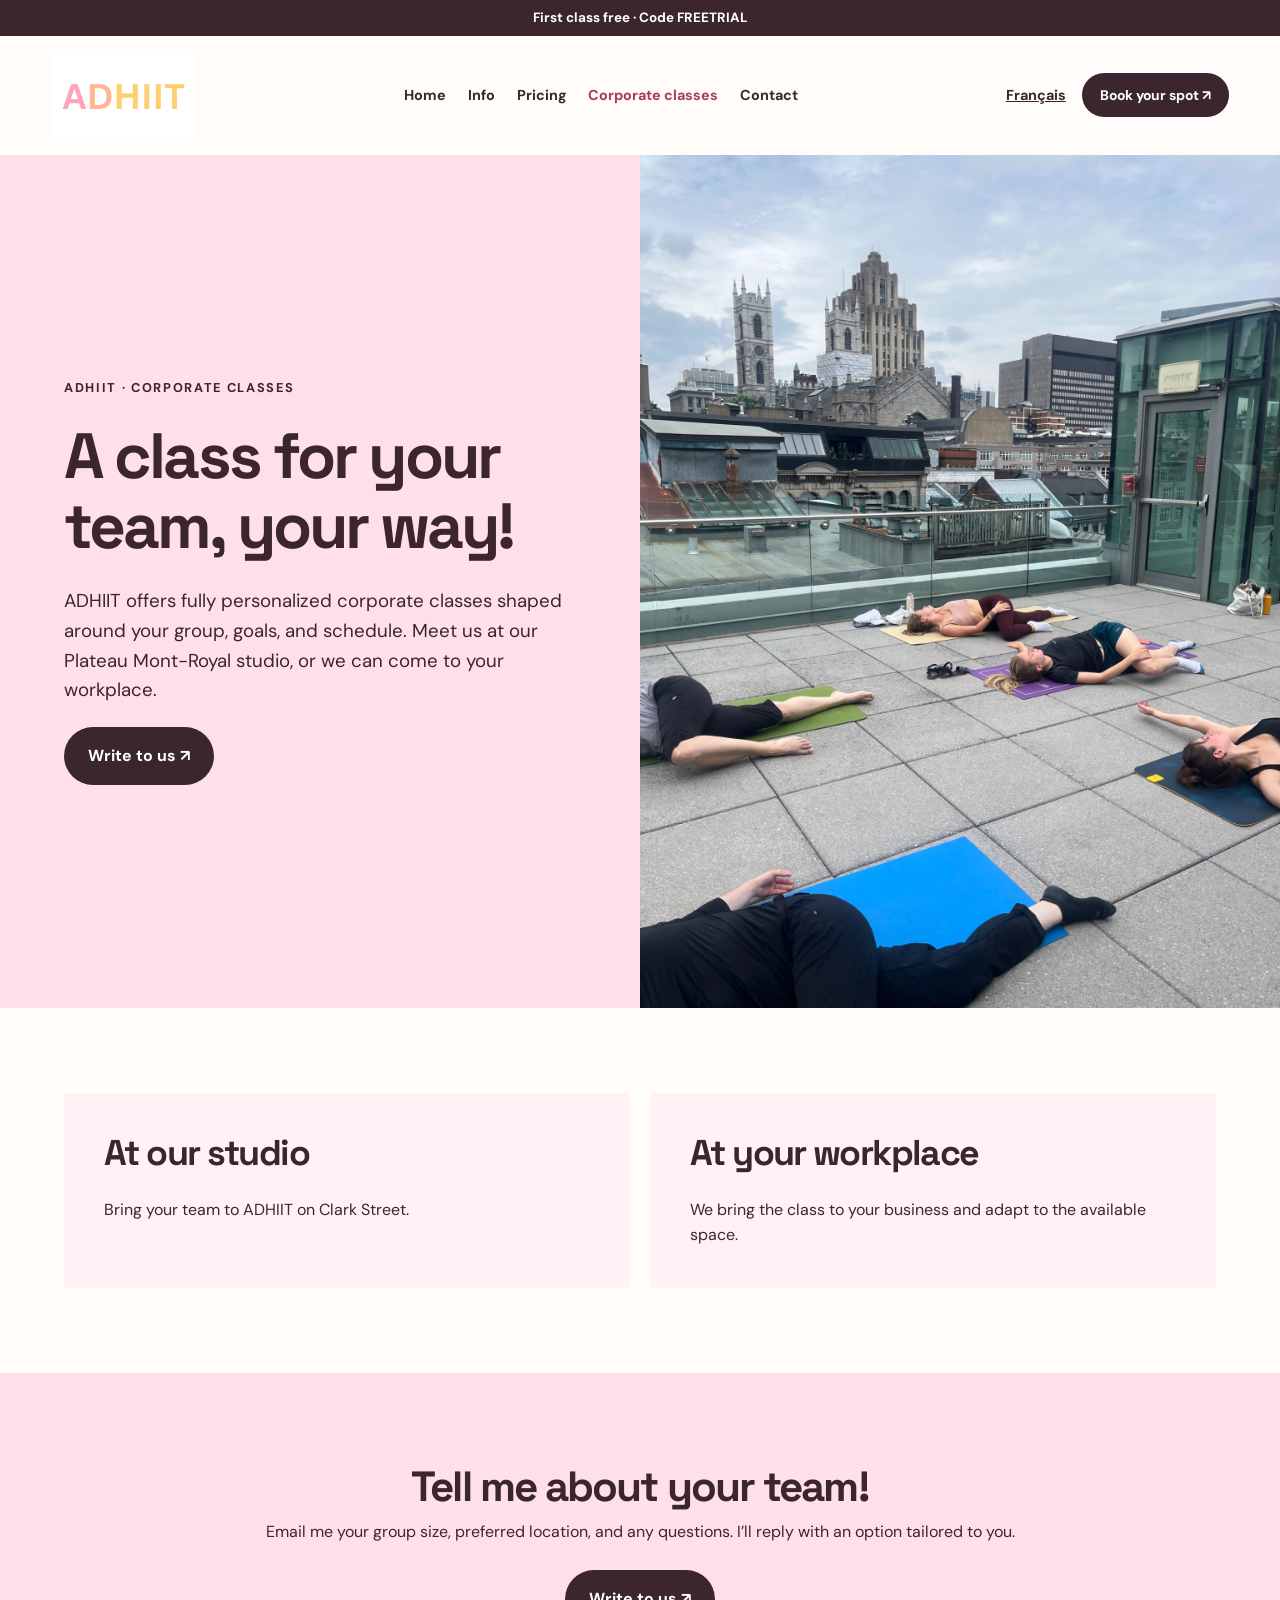
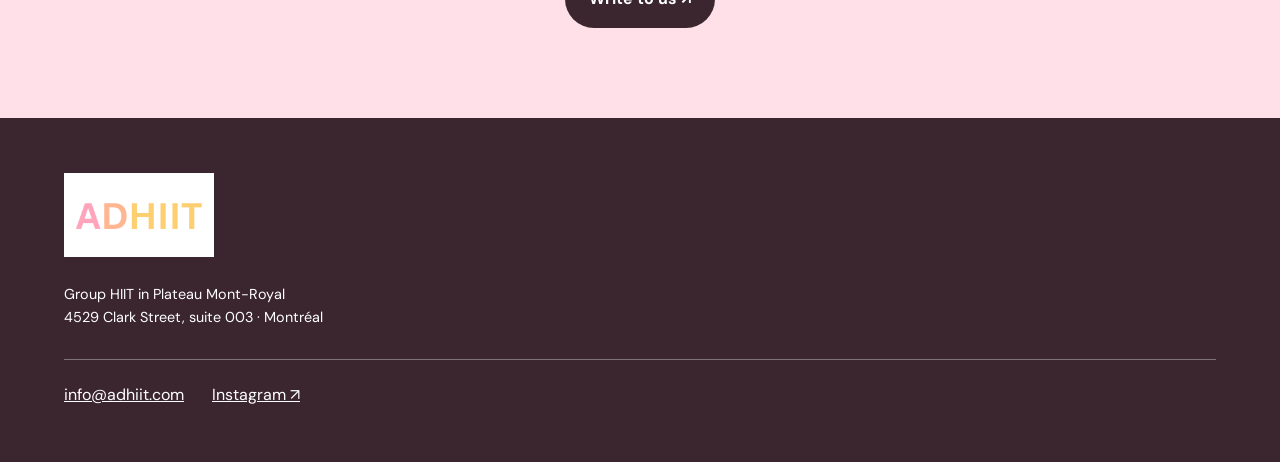
<file: en-corporatif.html>
<!DOCTYPE html>
<html lang="en"><head><meta charset="utf-8"/><meta content="width=device-width,initial-scale=1" name="viewport"/><link href="style.css" rel="stylesheet"/><link href="data:image/svg+xml,%3Csvg xmlns='http://www.w3.org/2000/svg' viewBox='0 0 64 64'%3E%3Crect width='64' height='64' rx='15' fill='%23ffa3bf'/%3E%3Ctext x='32' y='45' text-anchor='middle' font-family='Arial' font-weight='900' font-size='40' fill='%23362430'%3EA%3C/text%3E%3C/svg%3E" rel="icon"/>
<!-- ADHIIT SEO -->
<title>Corporate Fitness Classes in Montréal | ADHIIT</title>
<meta name="description" content="Personalized fitness classes for your team in Montréal, at our Plateau Mont-Royal studio or your workplace. Contact ADHIIT to plan your class.">
<link rel="canonical" href="https://www.adhiit.com/en-corporatif.html">
<link rel="alternate" hreflang="fr-CA" href="https://www.adhiit.com/corporatif.html">
<link rel="alternate" hreflang="en-CA" href="https://www.adhiit.com/en-corporatif.html">
<link rel="alternate" hreflang="x-default" href="https://www.adhiit.com/corporatif.html">
<script type="application/ld+json">
{
  "@context": "https://schema.org",
  "@type": "HealthClub",
  "@id": "https://www.adhiit.com/#adhiit",
  "name": "ADHIIT",
  "url": "https://www.adhiit.com/",
  "email": "info@adhiit.com",
  "address": {
    "@type": "PostalAddress",
    "streetAddress": "4529 rue Clark, suite 003",
    "addressLocality": "Montréal",
    "addressRegion": "QC",
    "addressCountry": "CA"
  },
  "sameAs": [
    "https://www.instagram.com/adhiit.mtl/"
  ]
}
</script>
<!-- /ADHIIT SEO -->
</head><body><div class="banner">First class free · Code FREETRIAL</div><header><a aria-label="ADHIIT" class="logo" href="en-index.html"><img alt="ADHIIT" src="logo.png"/></a><button aria-controls="site-nav" aria-expanded="false" aria-label="Menu" class="menu-toggle" type="button"><span aria-hidden="true" class="menu-icon"><i></i><i></i><i></i></span><span>Menu</span></button><nav aria-label="Navigation" id="site-nav"><a class="desktop-nav-item" href="en-index.html">Home</a><a class="desktop-nav-item" href="en-a-propos.html">Info</a><a class="desktop-nav-item" href="en-tarifs.html">Pricing</a><a aria-current="page" class="desktop-nav-item" href="en-corporatif.html">Corporate classes</a><a class="desktop-nav-item" href="en-contact.html">Contact</a><a class="mobile-nav-item" href="en-index.html">Group classes</a><a aria-current="page" class="mobile-nav-item" href="en-corporatif.html">Corporate classes</a><a class="mobile-nav-item" href="en-a-propos.html">About us</a><a class="mobile-nav-item" href="en-contact.html">Contact</a><a class="menu-account mobile-nav-item" href="https://adhiit.as.me/" rel="noopener" target="_blank">Log in <span aria-hidden="true" class="arrow-glyph arrow-up">↗</span></a><a aria-label="Français" class="menu-lang mobile-nav-item" href="corporatif.html" lang="fr">Français</a></nav><div class="header-right"><a aria-label="Français" class="lang" href="corporatif.html" lang="fr">Français</a><a class="head-btn" href="https://adhiit.as.me/" rel="noopener" target="_blank">Book your spot ↗</a></div></header><main><section class="subhero corporate-hero"><div><span class="eyebrow">ADHIIT · Corporate classes</span><h1>A class for your team, your way!</h1><p>ADHIIT offers fully personalized corporate classes shaped around your group, goals, and schedule. Meet us at our Plateau Mont-Royal studio, or we can come to your workplace.</p><a class="btn" href="mailto:info@adhiit.com?subject=ADHIIT%20corporate%20class%20inquiry">Write to us <span aria-hidden="true" class="arrow-glyph arrow-up">↗</span></a></div><img alt="Corporate classes ADHIIT" src="corporate.jpg"/></section><section class="corporate-options"><div><h2>At our studio</h2><p>Bring your team to ADHIIT on Clark Street.</p></div><div><h2>At your workplace</h2><p>We bring the class to your business and adapt to the available space.</p></div></section><section class="end"><h2>Tell me about your team!</h2><p>Email me your group size, preferred location, and any questions. I’ll reply with an option tailored to you.</p><a class="btn" href="mailto:info@adhiit.com?subject=ADHIIT%20corporate%20class%20inquiry">Write to us <span aria-hidden="true" class="arrow-glyph arrow-up">↗</span></a></section></main><footer><div><img alt="ADHIIT" src="logo.png"/><p>Group HIIT in Plateau Mont-Royal<br/>4529 Clark Street, suite 003 · Montréal</p></div><div><a href="mailto:info@adhiit.com">info@adhiit.com</a><a href="https://www.instagram.com/adhiit.mtl/" rel="noopener" target="_blank">Instagram <span aria-hidden="true" class="arrow-glyph arrow-up">↗</span></a></div></footer><script defer="" src="mobile-menu.js"></script></body></html>
</file>
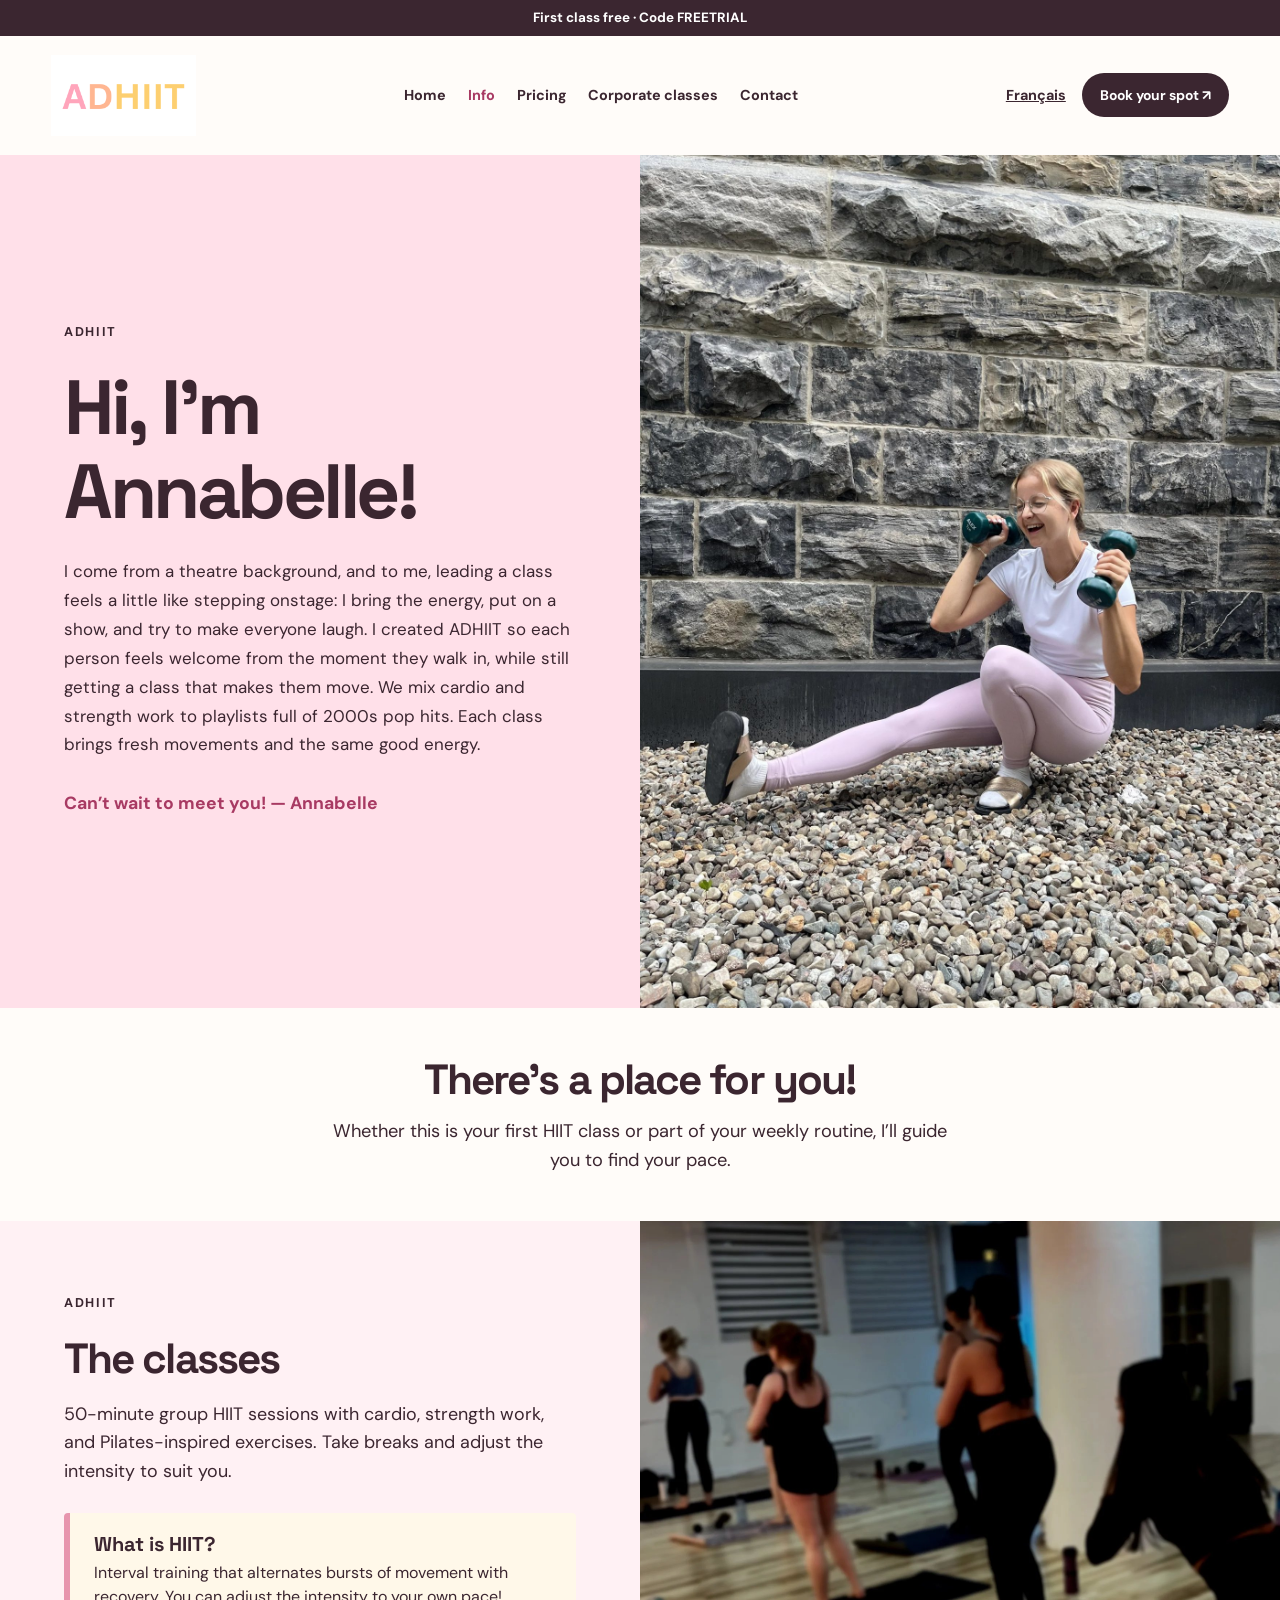
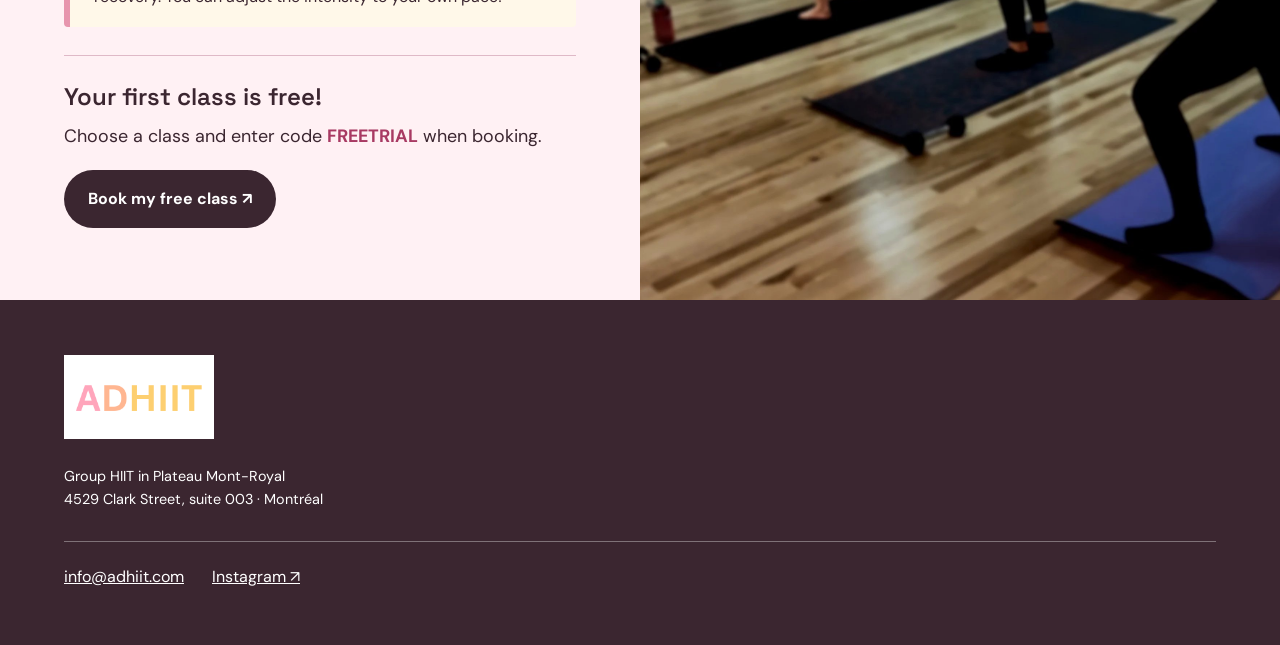
<file: en-cours.html>
<!doctype html><html lang="en"><head><meta charset="utf-8"><meta http-equiv="refresh" content="0;url=en-a-propos.html#cours"><title>ADHIIT</title></head><body><a href="en-a-propos.html#cours">Info · ADHIIT</a></body></html>
</file>
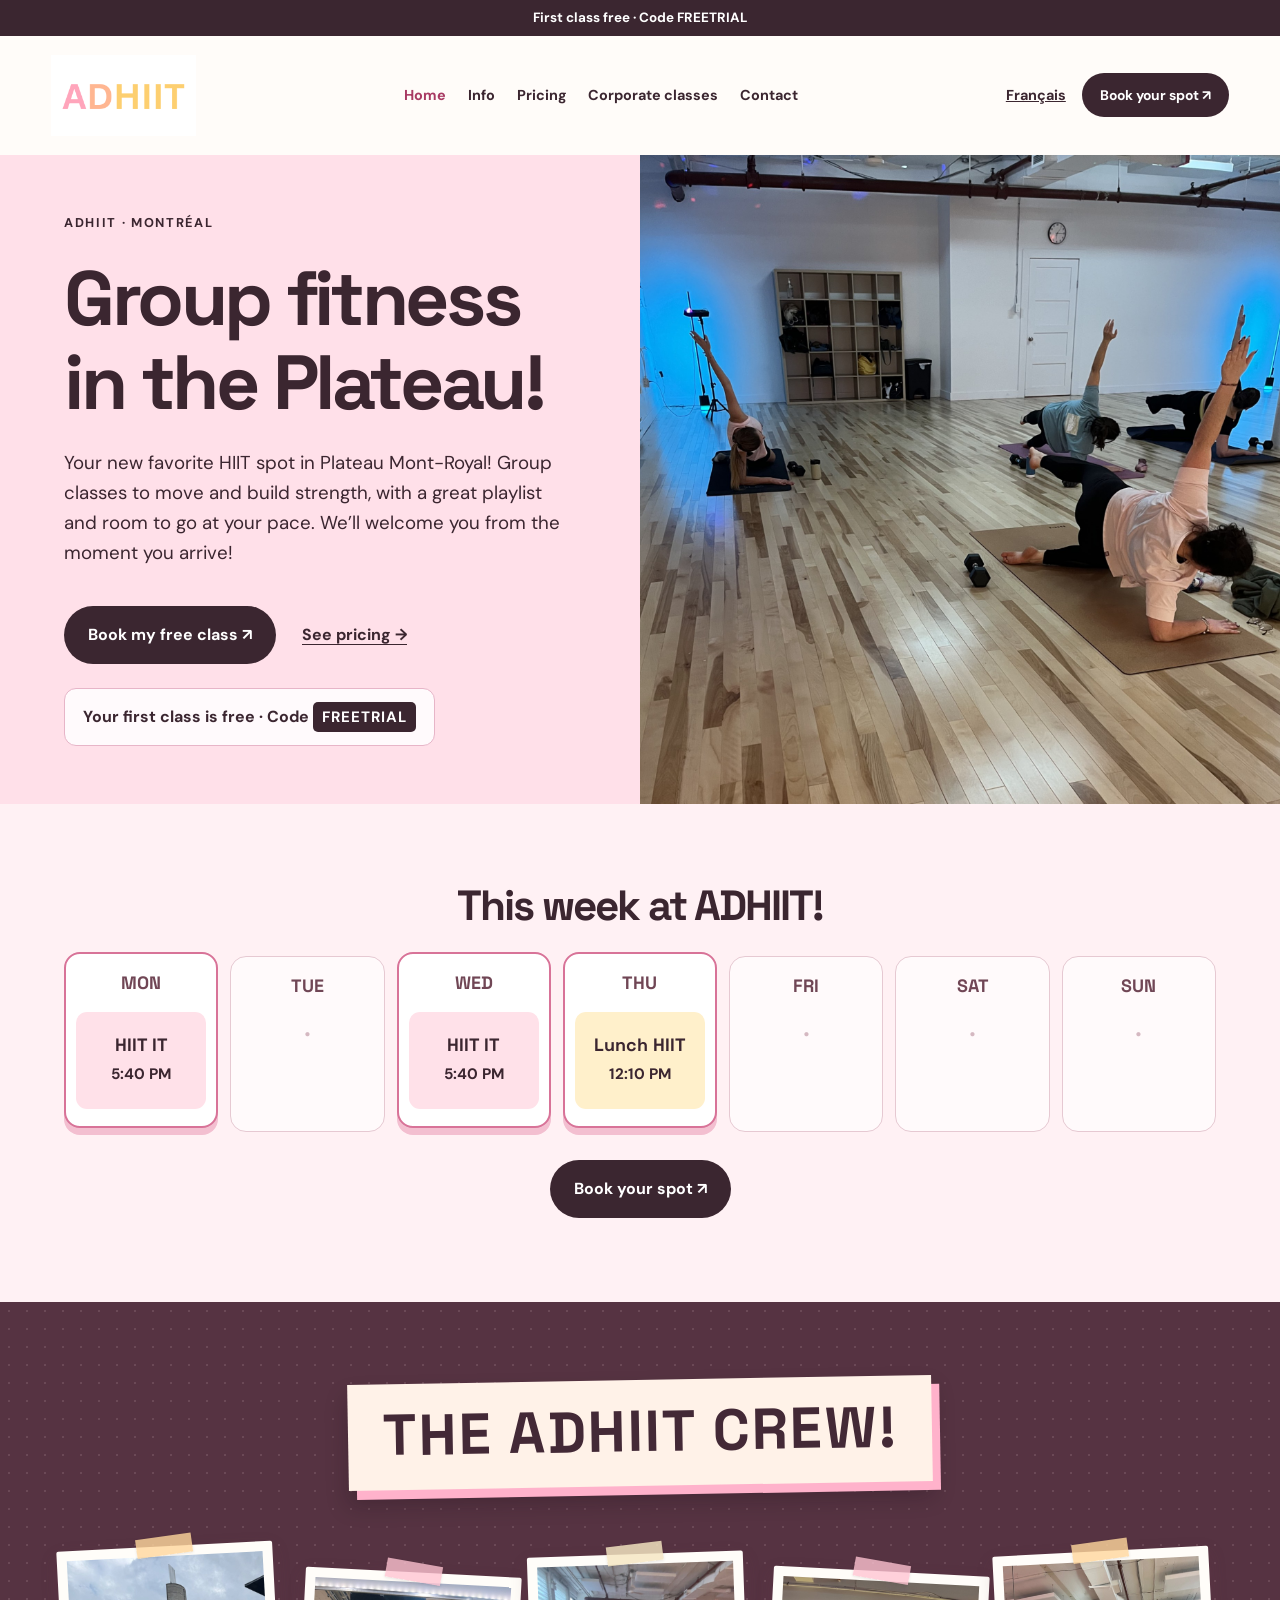
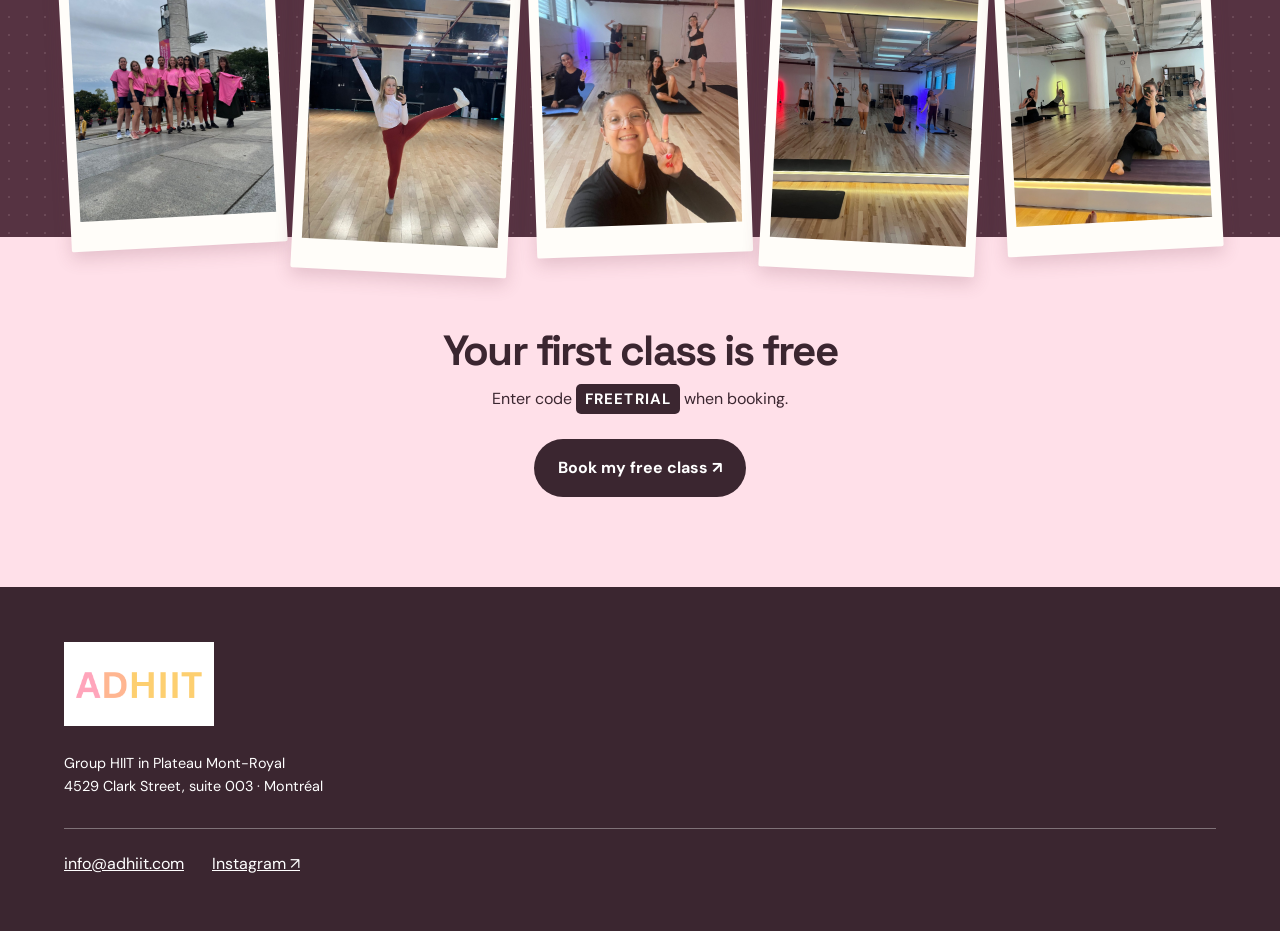
<file: en-index.html>
<!DOCTYPE html>
<html lang="en"><head><meta charset="utf-8"/><meta content="width=device-width,initial-scale=1" name="viewport"/><link href="style.css" rel="stylesheet"/><link href="data:image/svg+xml,%3Csvg xmlns='http://www.w3.org/2000/svg' viewBox='0 0 64 64'%3E%3Crect width='64' height='64' rx='15' fill='%23ffa3bf'/%3E%3Ctext x='32' y='45' text-anchor='middle' font-family='Arial' font-weight='900' font-size='40' fill='%23362430'%3EA%3C/text%3E%3C/svg%3E" rel="icon"/>
<!-- ADHIIT SEO -->
<title>HIIT Classes in Plateau Mont-Royal | ADHIIT Montréal</title>
<meta name="description" content="Group HIIT classes in Plateau Mont-Royal, Montréal. Move and build strength at your own pace in a welcoming atmosphere. Your first class is free.">
<link rel="canonical" href="https://www.adhiit.com/en-index.html">
<link rel="alternate" hreflang="fr-CA" href="https://www.adhiit.com/">
<link rel="alternate" hreflang="en-CA" href="https://www.adhiit.com/en-index.html">
<link rel="alternate" hreflang="x-default" href="https://www.adhiit.com/">
<script type="application/ld+json">
{
  "@context": "https://schema.org",
  "@type": "HealthClub",
  "@id": "https://www.adhiit.com/#adhiit",
  "name": "ADHIIT",
  "url": "https://www.adhiit.com/",
  "email": "info@adhiit.com",
  "address": {
    "@type": "PostalAddress",
    "streetAddress": "4529 rue Clark, suite 003",
    "addressLocality": "Montréal",
    "addressRegion": "QC",
    "addressCountry": "CA"
  },
  "sameAs": [
    "https://www.instagram.com/adhiit.mtl/"
  ]
}
</script>
<!-- /ADHIIT SEO -->
</head><body><div class="banner">First class free · Code FREETRIAL</div><header><a aria-label="ADHIIT" class="logo" href="en-index.html"><img alt="ADHIIT" src="logo.png"/></a><button aria-controls="site-nav" aria-expanded="false" aria-label="Menu" class="menu-toggle" type="button"><span aria-hidden="true" class="menu-icon"><i></i><i></i><i></i></span><span>Menu</span></button><nav aria-label="Navigation" id="site-nav"><a aria-current="page" class="desktop-nav-item" href="en-index.html">Home</a><a class="desktop-nav-item" href="en-a-propos.html">Info</a><a class="desktop-nav-item" href="en-tarifs.html">Pricing</a><a class="desktop-nav-item" href="en-corporatif.html">Corporate classes</a><a class="desktop-nav-item" href="en-contact.html">Contact</a><a aria-current="page" class="mobile-nav-item" href="en-index.html">Group classes</a><a class="mobile-nav-item" href="en-corporatif.html">Corporate classes</a><a class="mobile-nav-item" href="en-a-propos.html">About us</a><a class="mobile-nav-item" href="en-contact.html">Contact</a><a class="menu-account mobile-nav-item" href="https://adhiit.as.me/" rel="noopener" target="_blank">Log in <span aria-hidden="true" class="arrow-glyph arrow-up">↗</span></a><a aria-label="Français" class="menu-lang mobile-nav-item" href="index.html" lang="fr">Français</a></nav><div class="header-right"><a aria-label="Français" class="lang" href="index.html" lang="fr">Français</a><a class="head-btn" href="https://adhiit.as.me/" rel="noopener" target="_blank">Book your spot ↗</a></div></header><main><section class="hero"><div class="hero-text"><span class="eyebrow">ADHIIT · MONTRÉAL</span><h1>Group fitness in the Plateau!</h1><p>Your new favorite HIIT spot in Plateau Mont-Royal! Group classes to move and build strength, with a great playlist and room to go at your pace. We’ll welcome you from the moment you arrive!</p><div class="actions"><a class="btn" href="https://adhiit.as.me/" rel="noopener" target="_blank">Book my free class <span aria-hidden="true" class="arrow-glyph arrow-up">↗</span></a><a class="plain home-hero-pricing" href="en-tarifs.html">See pricing →</a></div><div class="trial-callout">Your first class is free · Code <strong>FREETRIAL</strong></div></div><img alt="Group HIIT in Plateau Mont-Royal" src="hero-final.jpg"/></section><section class="weekly-schedule"><div class="schedule-heading"><h2>This week at ADHIIT!</h2></div><div aria-label="Weekly schedule" class="schedule-grid"><div class="schedule-day has-class"><span class="day-label">Mon</span><div class="class-card"><span class="class-name">HIIT IT</span><strong>5:40 PM</strong></div></div><div class="schedule-day rest-day"><span class="day-label">Tue</span><span aria-hidden="true" class="day-dash">·</span></div><div class="schedule-day has-class"><span class="day-label">Wed</span><div class="class-card"><span class="class-name">HIIT IT</span><strong>5:40 PM</strong></div></div><div class="schedule-day has-class"><span class="day-label">Thu</span><div class="class-card"><span class="class-name">Lunch HIIT</span><strong>12:10 PM</strong></div></div><div class="schedule-day rest-day"><span class="day-label">Fri</span><span aria-hidden="true" class="day-dash">·</span></div><div class="schedule-day rest-day"><span class="day-label">Sat</span><span aria-hidden="true" class="day-dash">·</span></div><div class="schedule-day rest-day"><span class="day-label">Sun</span><span aria-hidden="true" class="day-dash">·</span></div></div><a class="btn" href="https://adhiit.as.me/" rel="noopener" target="_blank">Book your spot <span aria-hidden="true" class="arrow-glyph arrow-up">↗</span></a></section><section class="photo-board"><div class="board-heading"><h2>THE ADHIIT CREW!</h2></div><div class="board-grid"><figure class="board-photo board-photo-1"><img alt="The ADHIIT group in Montréal" loading="lazy" src="board-1.jpg"/></figure><figure class="board-photo board-photo-2"><img alt="A coach in the studio" loading="lazy" src="board-2.jpg"/></figure><figure class="board-photo board-photo-3"><img alt="Group selfie after class" loading="lazy" src="board-3.jpg"/></figure><figure class="board-photo board-photo-4"><img alt="Group class at the studio" loading="lazy" src="board-4.jpg"/></figure><figure class="board-photo board-photo-5"><img alt="Members of the group on their mats" loading="lazy" src="board-5.jpg"/></figure></div></section><section aria-labelledby="home-pricing-title" class="home-pricing"><h2 id="home-pricing-title">Pricing</h2><div class="home-pricing-list"><div class="home-price"><h3>First class free</h3><strong>$0</strong><p>Enter code <b>FREETRIAL</b> when booking.</p></div><div class="home-price"><h3>Class packs</h3><ul class="home-pack-list"><li><span>1 class</span><b>$20</b></li><li><span>5 classes</span><b>$80</b></li><li><span>10 classes</span><b>$150</b></li></ul></div><div class="home-price"><h3>Unlimited</h3><strong>$85 <small>/ month</small></strong><p>Renews monthly; cancel anytime.</p></div></div><p class="home-price-tax">Taxes extra; final total shown before payment.</p><a class="btn" href="https://app.acuityscheduling.com/catalog.php?owner=37245005" rel="noopener" target="_blank">Subscribe <span aria-hidden="true" class="arrow-glyph arrow-up">↗</span></a></section><section class="end"><h2>Your first class is free</h2><p>Enter code <strong class="code">FREETRIAL</strong> when booking.</p><a class="btn" href="https://adhiit.as.me/" rel="noopener" target="_blank">Book my free class <span aria-hidden="true" class="arrow-glyph arrow-up">↗</span></a></section></main><footer><div><img alt="ADHIIT" src="logo.png"/><p>Group HIIT in Plateau Mont-Royal<br/>4529 Clark Street, suite 003 · Montréal</p></div><div><a href="mailto:info@adhiit.com">info@adhiit.com</a><a href="https://www.instagram.com/adhiit.mtl/" rel="noopener" target="_blank">Instagram <span aria-hidden="true" class="arrow-glyph arrow-up">↗</span></a></div></footer><script defer="" src="mobile-menu.js"></script></body></html>
</file>
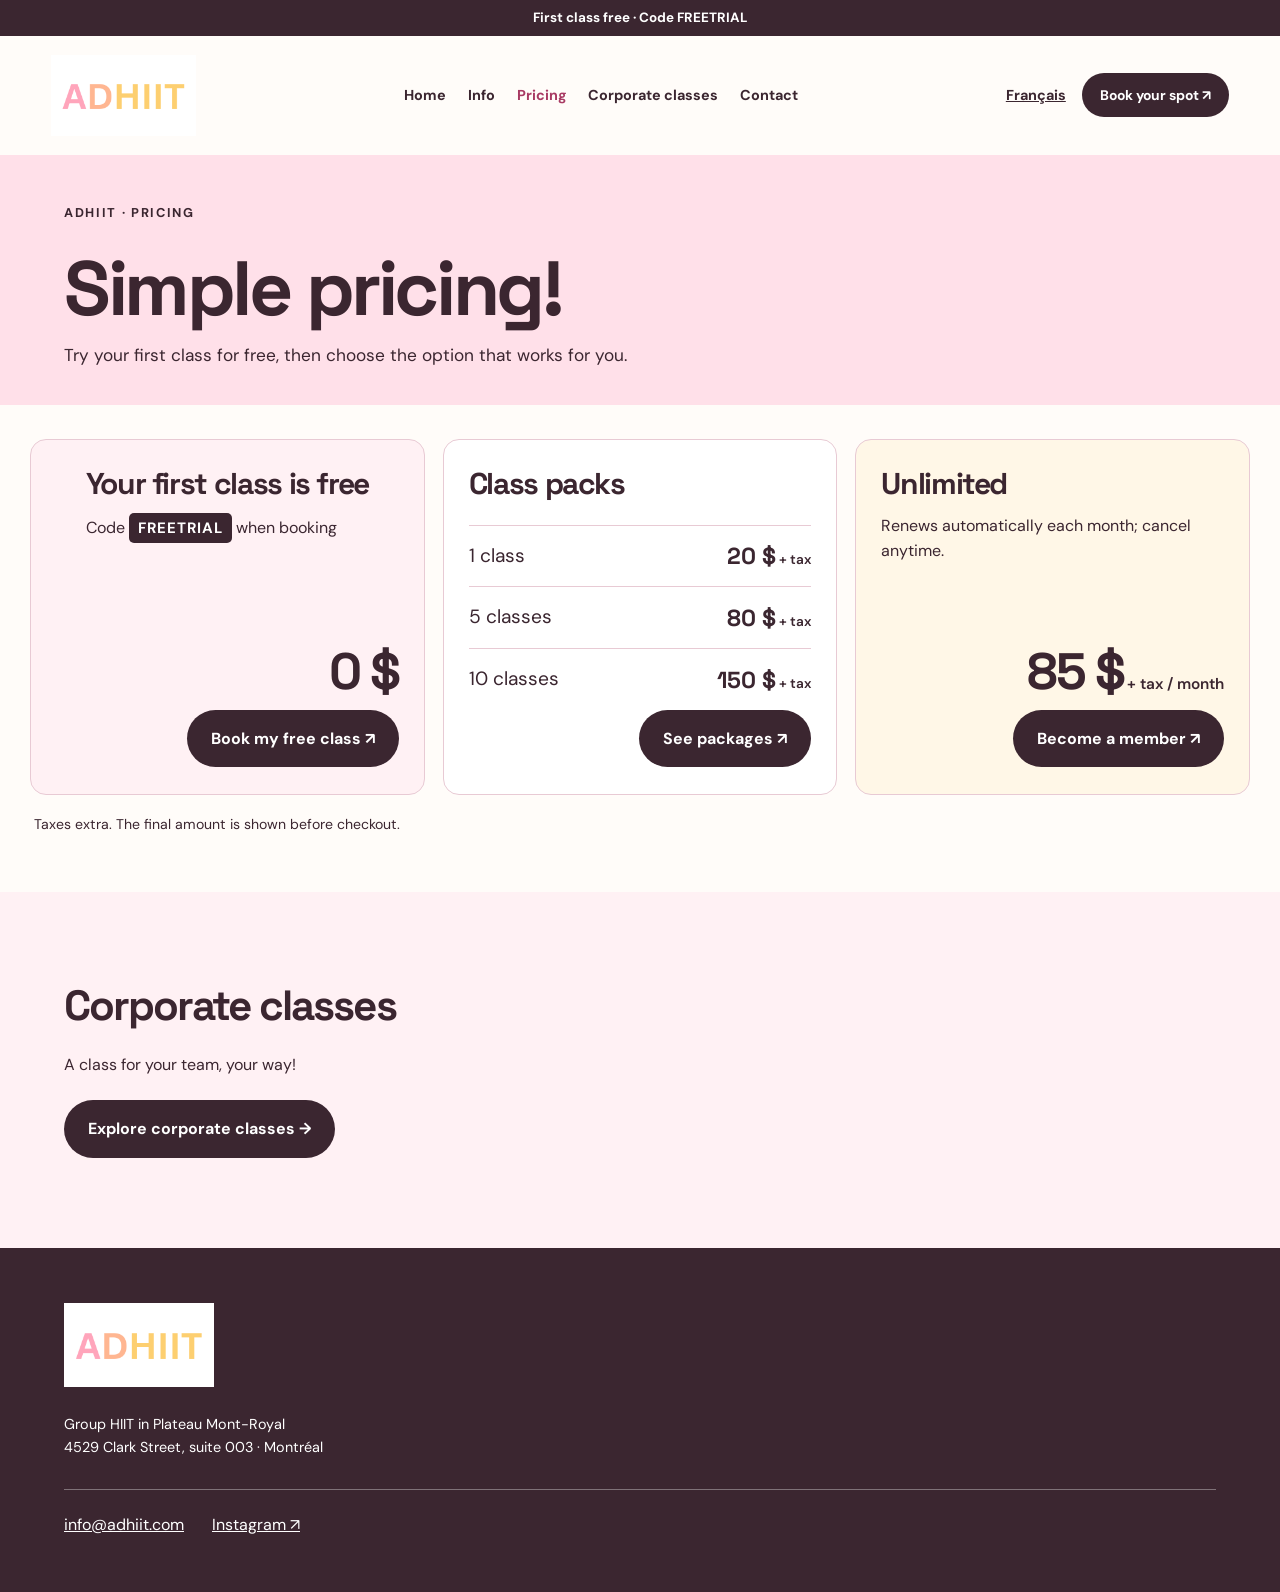
<file: en-tarifs.html>
<!doctype html><html lang="en"><head><meta charset="utf-8"><meta name="viewport" content="width=device-width,initial-scale=1"><link rel="stylesheet" href="style.css"><link rel="icon" href="data:image/svg+xml,%3Csvg xmlns='http://www.w3.org/2000/svg' viewBox='0 0 64 64'%3E%3Crect width='64' height='64' rx='15' fill='%23ffa3bf'/%3E%3Ctext x='32' y='45' text-anchor='middle' font-family='Arial' font-weight='900' font-size='40' fill='%23362430'%3EA%3C/text%3E%3C/svg%3E">
<!-- ADHIIT SEO -->
<title>HIIT Class Pricing &amp; Memberships | ADHIIT Montréal</title>
<meta name="description" content="Explore ADHIIT pricing for drop-in HIIT classes, 5- and 10-class packs, and unlimited membership in Plateau Mont-Royal. Your first class is free.">
<link rel="canonical" href="https://www.adhiit.com/en-tarifs.html">
<link rel="alternate" hreflang="fr-CA" href="https://www.adhiit.com/tarifs.html">
<link rel="alternate" hreflang="en-CA" href="https://www.adhiit.com/en-tarifs.html">
<link rel="alternate" hreflang="x-default" href="https://www.adhiit.com/tarifs.html">
<script type="application/ld+json">
{
  "@context": "https://schema.org",
  "@type": "HealthClub",
  "@id": "https://www.adhiit.com/#adhiit",
  "name": "ADHIIT",
  "url": "https://www.adhiit.com/",
  "email": "info@adhiit.com",
  "address": {
    "@type": "PostalAddress",
    "streetAddress": "4529 rue Clark, suite 003",
    "addressLocality": "Montréal",
    "addressRegion": "QC",
    "addressCountry": "CA"
  },
  "sameAs": [
    "https://www.instagram.com/adhiit.mtl/"
  ]
}
</script>
<!-- /ADHIIT SEO -->
</head><body><div class="banner">First class free · Code FREETRIAL</div><header><a class="logo" href="en-index.html" aria-label="ADHIIT"><img src="logo.png" alt="ADHIIT"></a><nav aria-label="Navigation"><a href="en-index.html">Home</a><a href="en-a-propos.html">Info</a><a href="en-tarifs.html" aria-current="page">Pricing</a><a href="en-corporatif.html">Corporate classes</a><a href="en-contact.html">Contact</a></nav><div class="header-right"><a class="lang" href="tarifs.html" lang="fr" aria-label="Français">Français</a><a class="head-btn" href="https://adhiit.as.me/" target="_blank" rel="noopener">Book your spot ↗</a></div></header><main><section class="title"><span class="eyebrow">ADHIIT · Pricing</span><h1>Simple pricing!</h1><p>Try your first class for free, then choose the option that works for you.</p></section><section class="pricing-layout"><article class="pricing-area trial"><div><h2>Your first class is free</h2><p>Code <strong class="code">FREETRIAL</strong> when booking</p></div><div class="area-action"><strong>0 $</strong><a class="btn" href="https://adhiit.as.me/" target="_blank" rel="noopener">Book my free class ↗</a></div></article><article class="pricing-area"><div class="area-header"><h2>Class packs</h2></div><div class="price-row"><span>1 class</span><strong>20 $<small> + tax</small></strong></div><div class="price-row"><span>5 classes</span><strong>80 $<small> + tax</small></strong></div><div class="price-row"><span>10 classes</span><strong>150 $<small> + tax</small></strong></div><a class="btn" href="https://app.acuityscheduling.com/catalog.php?owner=37245005" target="_blank" rel="noopener">See packages ↗</a></article><article class="pricing-area unlimited"><div><h2>Unlimited</h2><p>Renews automatically each month; cancel anytime.</p></div><div class="area-action"><strong>85 $<small> + tax / month</small></strong><a class="btn" href="https://app.acuityscheduling.com/catalog.php?owner=37245005&amp;action=addCart&amp;clear=1&amp;id=2143558" target="_blank" rel="noopener">Become a member ↗</a></div></article><p class="price-note">Taxes extra. The final amount is shown before checkout.</p></section><section class="corporate"><h2>Corporate classes</h2><p>A class for your team, your way!</p><a class="btn" href="en-corporatif.html">Explore corporate classes →</a></section></main><footer><div><img src="logo.png" alt="ADHIIT"><p>Group HIIT in Plateau Mont-Royal<br>4529 Clark Street, suite 003 · Montréal</p></div><div><a href="mailto:info@adhiit.com">info@adhiit.com</a><a href="https://www.instagram.com/adhiit.mtl/" target="_blank" rel="noopener">Instagram ↗</a></div></footer></body></html>
</file>
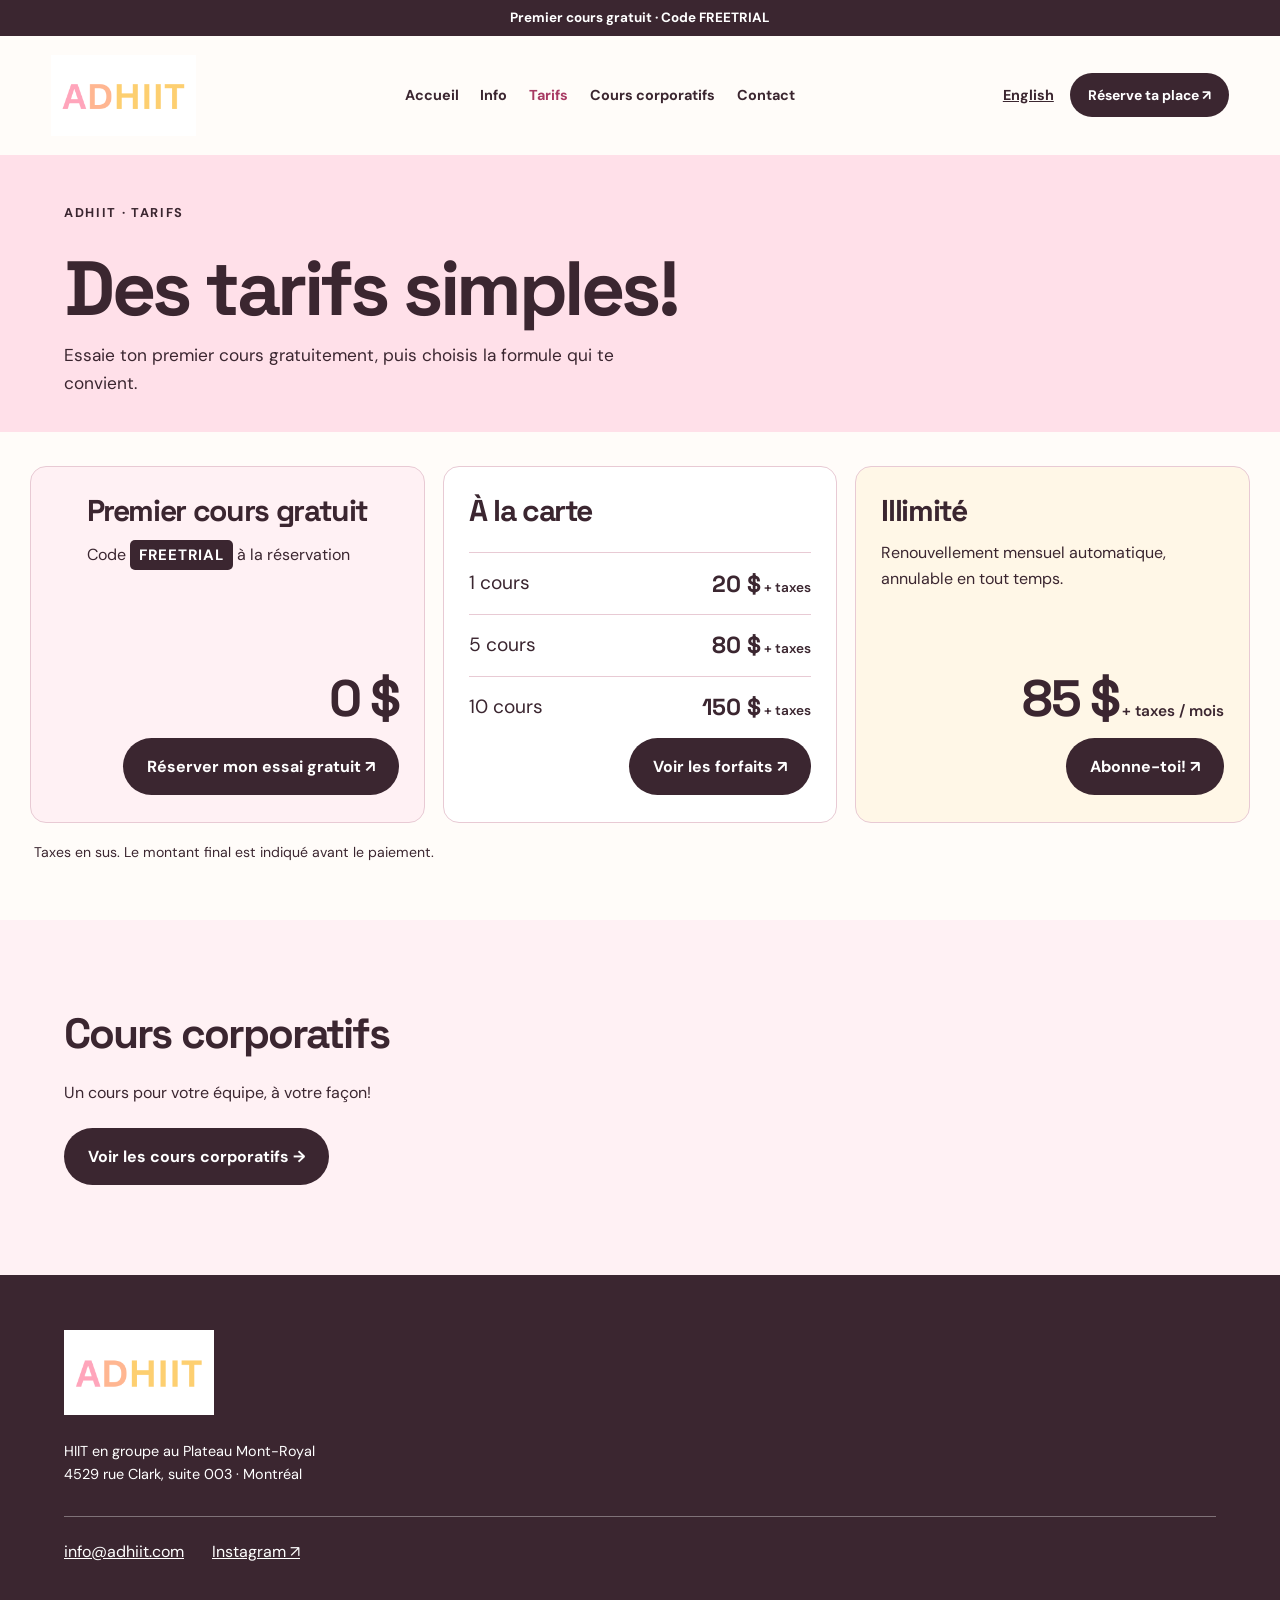
<file: tarifs.html>
<!doctype html><html lang="fr"><head><meta charset="utf-8"><meta name="viewport" content="width=device-width,initial-scale=1"><link rel="stylesheet" href="style.css"><link rel="icon" href="data:image/svg+xml,%3Csvg xmlns='http://www.w3.org/2000/svg' viewBox='0 0 64 64'%3E%3Crect width='64' height='64' rx='15' fill='%23ffa3bf'/%3E%3Ctext x='32' y='45' text-anchor='middle' font-family='Arial' font-weight='900' font-size='40' fill='%23362430'%3EA%3C/text%3E%3C/svg%3E">
<!-- ADHIIT SEO -->
<title>Tarifs et forfaits HIIT à Montréal | ADHIIT</title>
<meta name="description" content="Découvre les tarifs ADHIIT : cours à la carte, forfaits de 5 ou 10 cours et abonnement illimité au Plateau Mont-Royal. Premier cours gratuit.">
<link rel="canonical" href="https://www.adhiit.com/tarifs.html">
<link rel="alternate" hreflang="fr-CA" href="https://www.adhiit.com/tarifs.html">
<link rel="alternate" hreflang="en-CA" href="https://www.adhiit.com/en-tarifs.html">
<link rel="alternate" hreflang="x-default" href="https://www.adhiit.com/tarifs.html">
<script type="application/ld+json">
{
  "@context": "https://schema.org",
  "@type": "HealthClub",
  "@id": "https://www.adhiit.com/#adhiit",
  "name": "ADHIIT",
  "url": "https://www.adhiit.com/",
  "email": "info@adhiit.com",
  "address": {
    "@type": "PostalAddress",
    "streetAddress": "4529 rue Clark, suite 003",
    "addressLocality": "Montréal",
    "addressRegion": "QC",
    "addressCountry": "CA"
  },
  "sameAs": [
    "https://www.instagram.com/adhiit.mtl/"
  ]
}
</script>
<!-- /ADHIIT SEO -->
</head><body><div class="banner">Premier cours gratuit · Code FREETRIAL</div><header><a class="logo" href="index.html" aria-label="ADHIIT"><img src="logo.png" alt="ADHIIT"></a><nav aria-label="Navigation"><a href="index.html">Accueil</a><a href="a-propos.html">Info</a><a href="tarifs.html" aria-current="page">Tarifs</a><a href="corporatif.html">Cours corporatifs</a><a href="contact.html">Contact</a></nav><div class="header-right"><a class="lang" href="en-tarifs.html" lang="en" aria-label="English">English</a><a class="head-btn" href="https://adhiit.as.me/" target="_blank" rel="noopener">Réserve ta place ↗</a></div></header><main><section class="title"><span class="eyebrow">ADHIIT · Tarifs</span><h1>Des tarifs simples!</h1><p>Essaie ton premier cours gratuitement, puis choisis la formule qui te convient.</p></section><section class="pricing-layout"><article class="pricing-area trial"><div><h2>Premier cours gratuit</h2><p>Code <strong class="code">FREETRIAL</strong> à la réservation</p></div><div class="area-action"><strong>0 $</strong><a class="btn" href="https://adhiit.as.me/" target="_blank" rel="noopener">Réserver mon essai gratuit ↗</a></div></article><article class="pricing-area"><div class="area-header"><h2>À la carte</h2></div><div class="price-row"><span>1 cours</span><strong>20 $<small> + taxes</small></strong></div><div class="price-row"><span>5 cours</span><strong>80 $<small> + taxes</small></strong></div><div class="price-row"><span>10 cours</span><strong>150 $<small> + taxes</small></strong></div><a class="btn" href="https://app.acuityscheduling.com/catalog.php?owner=37245005" target="_blank" rel="noopener">Voir les forfaits ↗</a></article><article class="pricing-area unlimited"><div><h2>Illimité</h2><p>Renouvellement mensuel automatique, annulable en tout temps.</p></div><div class="area-action"><strong>85 $<small> + taxes / mois</small></strong><a class="btn" href="https://app.acuityscheduling.com/catalog.php?owner=37245005&amp;action=addCart&amp;clear=1&amp;id=2143558" target="_blank" rel="noopener">Abonne-toi! ↗</a></div></article><p class="price-note">Taxes en sus. Le montant final est indiqué avant le paiement.</p></section><section class="corporate"><h2>Cours corporatifs</h2><p>Un cours pour votre équipe, à votre façon!</p><a class="btn" href="corporatif.html">Voir les cours corporatifs →</a></section></main><footer><div><img src="logo.png" alt="ADHIIT"><p>HIIT en groupe au Plateau Mont-Royal<br>4529 rue Clark, suite 003 · Montréal</p></div><div><a href="mailto:info@adhiit.com">info@adhiit.com</a><a href="https://www.instagram.com/adhiit.mtl/" target="_blank" rel="noopener">Instagram ↗</a></div></footer></body></html>
</file>
<file: style.css>
@import url('https://fonts.googleapis.com/css2?family=DM+Sans:wght@400;500;600;700&family=Space+Grotesk:wght@500;600;700&display=swap');
:root{--pink:#ffe0e9;--pink-dark:#d85e8a;--ink:#3b2630;--white:#fffcf9}*{box-sizing:border-box}html{scroll-behavior:smooth}body{margin:0;color:var(--ink);background:var(--white);font:16px/1.6 'DM Sans',sans-serif}h1,h2{font-family:'Space Grotesk',sans-serif;line-height:1.1;letter-spacing:-.045em;margin:0 0 24px}h1{font-size:clamp(3rem,6vw,6.2rem)}h2{font-size:clamp(2rem,3.3vw,3.4rem)}p{margin:0 0 22px}a{color:inherit}a:focus-visible,summary:focus-visible{outline:3px solid var(--pink-dark);outline-offset:4px}.banner{text-align:center;background:var(--ink);color:white;font-size:.84rem;font-weight:700;padding:7px 16px}header{display:flex;align-items:center;justify-content:space-between;gap:30px;padding:19px max(4vw,calc((100vw - 1440px)/2));background:var(--white)}.logo img{width:145px;display:block}nav{display:flex;align-items:center;gap:clamp(12px,1.7vw,30px)}nav a{text-decoration:none;font-size:.9rem;font-weight:700;white-space:nowrap}nav a[aria-current],nav a:hover{color:#a83a63}.header-right{display:flex;gap:16px;align-items:center;white-space:nowrap}.lang{font-weight:700;font-size:.9rem}.head-btn,.btn{background:var(--ink);color:white;border-radius:50px;text-decoration:none;font-weight:700;display:inline-block}.head-btn{padding:11px 18px;font-size:.87rem}.btn{padding:16px 24px}.head-btn:hover,.btn:hover{background:#714153}.plain{font-weight:700;text-underline-offset:4px}.eyebrow{font-size:.8rem;font-weight:700;letter-spacing:.13em;text-transform:uppercase;display:block;margin-bottom:22px}.hero,.subhero{display:grid;grid-template-columns:1fr 1fr;background:var(--pink);min-height:590px}.hero-text,.subhero>div{padding:clamp(65px,7vw,110px) 5vw clamp(65px,7vw,110px) max(5vw,calc((100vw - 1440px)/2));display:flex;flex-direction:column;align-items:flex-start;justify-content:center}.hero p,.subhero p{max-width:520px;font-size:1.17rem}.hero img,.subhero img{width:100%;height:100%;min-height:520px;object-fit:cover;display:block}.subhero .coach{object-position:center 35%}.actions{display:flex;align-items:center;gap:26px;flex-wrap:wrap;margin-top:16px}.split{display:grid;grid-template-columns:1fr 1fr;gap:12%;padding:100px max(5vw,calc((100vw - 1440px)/2))}.split p{font-size:1.35rem;max-width:590px}.light,.center,.title,.price-wrap,.corporate,.faqs,.contact{padding:90px max(5vw,calc((100vw - 1440px)/2))}.light{background:#fff1f4}.light h2{max-width:700px}.steps{display:grid;grid-template-columns:repeat(3,1fr);gap:25px;margin-top:40px}.steps p{padding:25px 0;border-top:1px solid #a78490;font-size:1.12rem}.steps b{display:block;color:#b14871;margin-bottom:18px}.end{text-align:center;background:var(--pink);padding:90px 20px}.end h2{margin-bottom:10px}.end p{margin-bottom:25px}.center{text-align:center}.center p{max-width:620px;margin:0 auto 27px;font-size:1.14rem}.title{background:var(--pink);padding-top:90px;padding-bottom:78px}.title p{font-size:1.2rem;max-width:590px;margin-bottom:0}.price-grid{display:grid;grid-template-columns:repeat(3,1fr);gap:18px}.price{border:1px solid #dfd0d5;padding:32px;min-height:240px}.price.highlight{background:var(--pink);border:0}.price h2{font-size:1.55rem;letter-spacing:-.03em;margin-bottom:30px}.price strong{display:block;font:700 3.2rem/1 'Space Grotesk';letter-spacing:-.05em;margin-bottom:8px}.price span{display:block;margin-bottom:15px}.price p{font-size:.94rem}.price .btn{font-size:.85rem;padding:11px 17px}.price-note{font-size:.88rem;margin:26px 0}.corporate{background:#fff1f4}.faqs{max-width:1100px;margin:auto}.faqs details{border-bottom:1px solid #c7adb7;padding:22px 0}.faqs details:first-child{border-top:1px solid #c7adb7}.faqs summary{font:600 1.25rem/1.4 'Space Grotesk';cursor:pointer}.faqs details p{margin:20px 0 0}.contact{display:grid;grid-template-columns:1fr 1fr;gap:12%}.contact p{font-size:1.2rem}footer{background:var(--ink);color:white;display:flex;justify-content:space-between;gap:40px;padding:55px max(5vw,calc((100vw - 1440px)/2))}footer img{width:150px}footer p{font-size:.9rem;margin:18px 0 0}footer a{display:block;margin-bottom:12px}@media(max-width:1050px){header{flex-wrap:wrap;gap:10px 20px}nav{order:3;width:100%;overflow-x:auto;padding-bottom:6px}.hero,.subhero{min-height:0}.hero-text,.subhero>div{padding:60px 5vw}.hero img,.subhero img{min-height:420px}}@media(max-width:700px){header{padding:16px 20px}.logo img{width:120px}.header-right{gap:12px}.head-btn{padding:9px 12px}.hero,.subhero,.split,.contact{grid-template-columns:1fr}.hero-text,.subhero>div{padding:65px 24px}.hero img,.subhero img{height:350px;min-height:0}.split,.light,.center,.title,.price-wrap,.corporate,.faqs,.contact{padding:65px 24px}.steps,.price-grid{grid-template-columns:1fr}.steps{gap:0}.steps p{margin:0}.price{min-height:0}.contact{gap:42px}footer{padding:50px 24px;flex-direction:column}h1{font-size:clamp(2.9rem,11vw,4.5rem)}}@media(prefers-reduced-motion:reduce){html{scroll-behavior:auto}}
.trial-callout{margin-top:24px;background:#fffafc;border:1px solid #e7b5c8;padding:13px 18px;border-radius:12px;font-weight:700}.trial-callout strong,.code{display:inline-block;background:var(--ink);color:#fff;padding:3px 9px;border-radius:5px;letter-spacing:.07em;font-size:.94em}.subhero>div p{max-width:590px}.subhero:has(.coach)>div p{font-size:1.06rem;line-height:1.7}
.info-classes{display:grid;grid-template-columns:1fr 1fr;background:#fff1f4;align-items:stretch}.info-classes>div{padding:90px 5vw 90px max(5vw,calc((100vw - 1440px)/2))}.info-classes p{max-width:590px;font-size:1.12rem}.info-classes h3{font:600 1.5rem/1.25 'Space Grotesk',sans-serif;margin:32px 0 12px}.info-classes img{width:100%;height:100%;min-height:500px;object-fit:cover}@media(max-width:700px){.info-classes{grid-template-columns:1fr}.info-classes>div{padding:65px 24px}.info-classes img{height:350px;min-height:0}}
.info-classes{display:grid;grid-template-columns:1fr 1fr;background:#fff1f4;align-items:stretch}.info-classes>div{padding:90px 5vw 90px max(5vw,calc((100vw - 1440px)/2))}.info-classes p{max-width:590px;font-size:1.12rem}.info-classes h3{font:600 1.5rem/1.25 'Space Grotesk',sans-serif;margin:32px 0 12px}.info-classes img{width:100%;height:100%;min-height:500px;object-fit:cover}@media(max-width:700px){.info-classes{grid-template-columns:1fr}.info-classes>div{padding:65px 24px}.info-classes img{height:350px;min-height:0}}
.signature{font-weight:700;color:#a83a63;font-size:1.1rem!important;margin-top:8px}.hero img{object-position:center 40%}
/* A clearer path from first visit to first class. */
.light .steps{gap:16px;margin-top:34px}.light .steps p{background:#fff;min-height:175px;padding:30px 26px;border:1px solid #e8c7d4;border-radius:14px;box-shadow:0 5px 0 #f4cfdd;font-weight:600}.light .steps b{font:700 2.5rem/1 'Space Grotesk',sans-serif;color:#a83a63;margin-bottom:25px}.corporate-hero h1{font-size:clamp(2.8rem,5vw,5.6rem)}.corporate-options{display:grid;grid-template-columns:1fr 1fr;gap:20px;padding:85px max(5vw,calc((100vw - 1440px)/2))}.corporate-options>div{background:#fff1f4;padding:40px}.corporate-options h2{font-size:clamp(1.8rem,2.8vw,2.8rem)}.corporate-options p{max-width:480px;margin-bottom:0}@media(max-width:700px){.light .steps{gap:15px}.light .steps p{min-height:0}.corporate-options{grid-template-columns:1fr;padding:65px 24px}.corporate-options>div{padding:30px}}
/* Shorter homepage hero; keep the people in the upper part of the portrait visible. */
.hero{min-height:500px}.hero .hero-text{padding-top:58px;padding-bottom:58px}.hero img{min-height:450px;object-position:center 20%}@media(max-width:1050px){.hero img{min-height:410px}}@media(max-width:700px){.hero .hero-text{padding-top:50px;padding-bottom:48px}.hero img{height:320px;min-height:0;object-position:center 20%}}
.pricing-layout{max-width:1180px;margin:auto;padding:70px 30px 90px}.pricing-area{border:1px solid #e8cad4;background:#fff;border-radius:16px;padding:36px;margin-bottom:18px}.pricing-area h2{font-size:clamp(2rem,3vw,3rem);margin-bottom:12px}.pricing-area .eyebrow{color:#a83a63;margin-bottom:12px}.pricing-area.trial,.pricing-area.unlimited{display:flex;align-items:center;justify-content:space-between;gap:36px}.pricing-area.trial{background:#fff1f4}.pricing-area.unlimited{background:#fff7e7}.pricing-area .area-action{display:flex;flex-direction:column;align-items:flex-start;gap:18px;min-width:225px}.pricing-area .area-action>strong{font:700 clamp(2.8rem,4vw,4rem)/1 'Space Grotesk',sans-serif;letter-spacing:-.05em}.pricing-area small{font:600 .96rem/1.3 'DM Sans',sans-serif;letter-spacing:0;white-space:nowrap}.price-row{border-top:1px solid #e8cad4;padding:20px 0;display:flex;align-items:center;justify-content:space-between;gap:20px;font-size:1.2rem}.price-row strong{font:700 1.7rem 'Space Grotesk',sans-serif;white-space:nowrap}.price-row small{font-size:.85rem}.pricing-area:not(.trial):not(.unlimited)>.btn{margin-top:15px}.pricing-layout>.price-note{margin:25px 4px 0}@media(max-width:700px){.pricing-layout{padding:55px 20px 70px}.pricing-area{padding:26px}.pricing-area.trial,.pricing-area.unlimited{display:block}.pricing-area .area-action{margin-top:26px}.price-row strong{font-size:1.4rem}}
/* Pricing actions read from the left edge in each area. */
.pricing-area.trial,.pricing-area.unlimited{display:block}.pricing-area .area-action{margin-top:25px;align-items:flex-start}.pricing-area .area-header h2{margin-bottom:25px}.pricing-area:not(.trial):not(.unlimited)>.btn{margin-top:18px}
/* Contact links finish the footer. */
footer{display:flex;flex-direction:column;gap:30px}footer>div:last-child{border-top:1px solid rgba(255,255,255,.35);padding-top:22px;display:flex;gap:28px;flex-wrap:wrap}footer>div:last-child a{margin:0}
/* A relaxed photo board with varied moments from the studio. */
.photo-board{padding:78px max(5vw,calc((100vw - 1440px)/2)) 95px;background:#e9d0aa;background-image:repeating-linear-gradient(35deg,rgba(255,255,255,.07) 0 2px,transparent 2px 12px)}.board-heading{text-align:center}.board-heading h2{margin-bottom:38px}.board-grid{display:grid;grid-template-columns:repeat(5,minmax(0,1fr));gap:18px;align-items:start}.board-photo{margin:0;background:#fffdf9;padding:10px 10px 30px;box-shadow:0 8px 18px rgba(55,35,39,.2);transform:rotate(-3deg)}.board-photo:nth-child(2){transform:rotate(3deg);margin-top:26px}.board-photo:nth-child(3){transform:rotate(-2deg);margin-top:8px}.board-photo:nth-child(4){transform:rotate(3deg);margin-top:25px}.board-photo:nth-child(5){transform:rotate(-3deg);margin-top:5px}.board-photo img{display:block;width:100%;aspect-ratio:3/4;object-fit:cover}.board-photo-1 img{object-position:center 42%}.board-photo-2 img{object-position:center 40%}
/* Place every pricing decision at the right edge of its area. */
.pricing-area.trial,.pricing-area.unlimited{display:flex;align-items:center;justify-content:space-between}.pricing-area .area-action{align-items:flex-end;text-align:right;margin-top:0}.pricing-area:not(.trial):not(.unlimited)>.btn{display:table;margin:18px 0 0 auto}@media(max-width:900px){.board-grid{grid-template-columns:repeat(3,minmax(0,1fr));row-gap:25px}}@media(max-width:700px){.photo-board{padding:65px 24px 75px}.board-grid{grid-template-columns:repeat(2,minmax(0,1fr));gap:14px}.board-photo{padding:7px 7px 20px}.board-photo:nth-child(n){margin-top:0}.board-photo:nth-child(2n){margin-top:20px}.pricing-area.trial,.pricing-area.unlimited{display:block}.pricing-area .area-action{align-items:flex-end;margin-top:26px}.pricing-area:not(.trial):not(.unlimited)>.btn{margin-left:auto}}
/* ADHIIT pastel scrapbook palette. */
.photo-board{background:#ffdfe9;background-image:repeating-linear-gradient(35deg,rgba(255,255,255,.18) 0 2px,transparent 2px 14px)}.board-heading{margin-bottom:44px}.board-heading h2{display:inline-block;background:#fffaf3;color:#a63e6b;font:700 clamp(3.5rem,7vw,6rem)/1 'Caveat',cursive;letter-spacing:-.025em;padding:16px 48px 20px;margin:0;transform:rotate(-2deg);box-shadow:8px 9px 0 #ffd275,0 14px 22px rgba(75,35,50,.12)}.board-photo{box-shadow:0 7px 17px rgba(110,55,75,.19)}.hiit-note{background:#fff8e7;border-left:5px solid #eaa0b8;border-radius:10px;padding:20px 24px;margin:30px 0 18px;max-width:560px;box-shadow:3px 4px 0 #f8d6df}.hiit-note strong{display:block;font:700 1.25rem 'Space Grotesk',sans-serif;margin-bottom:6px}.hiit-note span{display:block;line-height:1.5}@media(max-width:700px){.board-heading h2{padding:12px 25px 15px}.board-heading{margin-bottom:36px}}
@media(min-width:900px){.hiit-note{width:min(48%,290px);float:right;margin:2px 0 25px 24px;transform:rotate(2deg)}.info-classes h3{clear:both}}

/* Darker photo board and a clean uppercase title. */
.photo-board{background:#563342;background-image:repeating-linear-gradient(35deg,rgba(255,255,255,.035) 0 2px,transparent 2px 14px)}.board-heading .eyebrow{color:#fff4ef}.board-heading h2{font:700 clamp(2.3rem,4.5vw,4.4rem)/1.08 'Space Grotesk',sans-serif;letter-spacing:.035em;text-transform:uppercase;color:#432936;background:#fff2e8;transform:rotate(-1deg);padding:20px 35px 24px;box-shadow:8px 9px 0 #ffb2cb,0 14px 22px rgba(22,10,18,.27)}
/* Wide note aligned with the class copy. */
.hiit-note{float:none;width:100%;max-width:590px;margin:28px 0 32px;transform:none;border-radius:4px;border-left:6px solid #e795ad;background:#fff8e9;box-shadow:none;padding:18px 24px}.hiit-note strong{margin-bottom:4px}@media(min-width:900px){.hiit-note{float:none;width:100%;max-width:590px;margin:28px 0 32px;transform:none}}
/* A few personal scrapbook details around real studio moments. */
.photo-board{background-color:#563342;background-image:radial-gradient(rgba(255,230,235,.12) 1px,transparent 1px);background-size:18px 18px}.board-heading{margin-bottom:34px}.board-note{display:table;margin:22px auto 0;padding:8px 16px;color:#4c3040;background:#fff7ef;box-shadow:3px 4px 0 #eeb5c6;font:600 clamp(1.1rem,2vw,1.5rem)/1.3 'Caveat',cursive;transform:rotate(1deg)}.board-photo{position:relative;border-radius:2px}.board-photo:before{content:'';position:absolute;width:56px;height:19px;background:rgba(255,216,157,.8);top:-10px;left:calc(50% - 28px);transform:rotate(-5deg);box-shadow:0 1px 3px rgba(30,15,20,.1);z-index:1}.board-photo:nth-child(even):before{transform:rotate(7deg);background:rgba(255,196,211,.78)}.board-photo:nth-child(3):before{background:rgba(246,231,194,.82)}
/* Let the photo prints spill gently into the next section. */
.photo-board{padding-bottom:28px}.board-grid{position:relative;z-index:2;transform:translateY(64px);margin-top:-38px}.photo-board + .end{padding-top:120px}@media(max-width:700px){.photo-board{padding-bottom:20px}.board-grid{transform:translateY(42px);margin-top:-20px}.photo-board + .end{padding-top:90px}}
.board-photo:before{display:none}
.board-photo:before{display:block}
/* Keep the short welcome message compact on Info. */
.subhero + .center{padding-top:48px;padding-bottom:46px}.subhero + .center h2{margin-bottom:14px}.subhero + .center p{margin-bottom:0}@media(max-width:700px){.subhero + .center{padding-top:38px;padding-bottom:38px}}
/* Pricing choices flow from top to bottom, with actions kept on the right. */
.pricing-area.trial,.pricing-area.unlimited{display:block}.pricing-area .area-action{margin-top:20px;align-items:flex-end}.pricing-area.trial p,.pricing-area.unlimited p{margin-bottom:0}
/* A seven day studio calendar with the three class days in focus. */
.weekly-schedule{padding:78px max(5vw,calc((100vw - 1440px)/2)) 84px;background:#fff1f4}.schedule-heading{display:flex;justify-content:space-between;align-items:end;gap:20px;margin-bottom:28px}.schedule-heading h2{margin:0}.schedule-heading p{margin:0;font-size:1.1rem}.schedule-grid{display:grid;grid-template-columns:repeat(7,minmax(0,1fr));gap:12px;margin-bottom:28px}.schedule-day{min-height:176px;border-radius:16px;background:rgba(255,255,255,.64);border:1px solid #e6c9d2;padding:17px 10px;text-align:center;display:flex;flex-direction:column;align-items:stretch;gap:18px}.schedule-day.has-class{background:#fff;border:2px solid #d87398;box-shadow:0 7px 0 #f3bfd0;transform:translateY(-4px)}.day-label{font:700 1.12rem 'Space Grotesk',sans-serif;text-transform:uppercase;color:#704655}.class-card{flex:1;border-radius:11px;background:#ffe1e9;padding:15px 8px;display:flex;flex-direction:column;justify-content:center;gap:6px}.schedule-day:nth-child(4) .class-card{background:#fff0cb}.class-name{font:700 clamp(.95rem,1.4vw,1.22rem)/1.15 'Space Grotesk',sans-serif}.class-card strong{font-size:.95rem;white-space:nowrap}.day-dash{font-size:2.3rem;line-height:1;color:#d5b8c1}.weekly-schedule>.btn{display:table;margin-left:auto}@media(max-width:900px){.schedule-grid{grid-template-columns:repeat(4,minmax(0,1fr))}.schedule-day{min-height:150px}}@media(max-width:700px){.weekly-schedule{padding:58px 20px 66px}.schedule-heading{display:block}.schedule-heading h2{margin-bottom:10px}.schedule-grid{grid-template-columns:repeat(2,minmax(0,1fr));gap:12px}.schedule-day{min-height:118px;padding:12px}.schedule-day.has-class{min-height:148px}.class-name{font-size:1.05rem}}
/* Three pricing columns visible together on wider screens. */
@media(min-width:900px){.pricing-layout{max-width:1440px;display:grid;grid-template-columns:repeat(3,minmax(0,1fr));gap:18px;align-items:stretch;padding-top:34px;padding-bottom:56px}.pricing-area{margin:0;min-width:0;padding:27px 25px;display:flex!important;flex-direction:column;justify-content:flex-start}.pricing-area h2{font-size:clamp(1.8rem,2.35vw,2.65rem);margin-bottom:13px}.pricing-area .area-action{margin-top:auto;padding-top:23px;align-items:flex-end;min-width:0;width:100%;gap:13px}.pricing-area:not(.trial):not(.unlimited)>.btn{margin:auto 0 0 auto}.pricing-area .price-row{padding:15px 0;gap:8px}.pricing-area .price-row strong{font-size:1.45rem}.pricing-layout>.price-note{grid-column:1/-1;margin:0 4px}.title{padding-top:48px;padding-bottom:35px}.title h1{margin-bottom:12px}.title p{font-size:1.08rem}}
@media(min-width:900px) and (max-width:1050px){.pricing-area{padding:23px 18px}.pricing-area .btn{padding:13px 16px;font-size:.87rem}.pricing-area small{font-size:.8rem}}
/* Clear class overview: description, short definition, then one booking action. */
.schedule-heading{justify-content:center;text-align:center}.weekly-schedule>.btn{margin-left:auto;margin-right:auto}.info-classes>div{padding-top:72px;padding-bottom:72px}.info-classes h2{margin-bottom:18px}.info-classes>div>p{margin-bottom:0}.info-classes .hiit-note{margin:27px 0 0;max-width:none}.info-class-cta{margin-top:28px;padding-top:26px;border-top:1px solid #dfb9c7}.info-class-cta h3{margin:0 0 10px}.info-class-cta p{margin-bottom:20px}.info-class-cta strong{color:#a83a63}@media(max-width:700px){.info-classes>div{padding-top:55px;padding-bottom:55px}}

/* Phone layout: the desktop rules above remain intact. */
.menu-toggle{display:none}
@media (max-width:700px){
  html{scroll-padding-top:1rem}
  body{overflow-x:clip}
  header{position:relative;display:grid;grid-template-columns:auto 1fr auto;align-items:center;gap:8px 10px;padding:12px 18px;z-index:10}
  .logo{grid-column:1;grid-row:1}.logo img{width:108px;max-width:100%}
  .header-right{grid-column:2;grid-row:1;justify-self:end;gap:8px;min-width:0}
  .header-right .lang{font-size:.82rem;min-height:44px;display:inline-flex;align-items:center}
  .head-btn{display:inline-flex;align-items:center;justify-content:center;min-height:44px;padding:7px 11px;font-size:.76rem;text-align:center;line-height:1.15;white-space:normal;max-width:112px}
  .menu-toggle{grid-column:3;grid-row:1;display:flex;flex-direction:column;align-items:center;justify-content:center;gap:3px;min-width:46px;min-height:48px;padding:4px;border:1px solid #d8b9c5;background:#fff1f4;border-radius:10px;color:var(--ink);font:700 .7rem/1 'DM Sans',sans-serif;cursor:pointer}
  .menu-icon{display:grid;gap:3px}.menu-icon i{display:block;width:19px;height:2px;background:currentColor;border-radius:2px}
  .menu-toggle:focus-visible{outline:3px solid var(--pink-dark);outline-offset:3px}
  header nav{display:none;position:absolute;top:100%;left:0;right:0;width:auto;max-height:calc(100dvh - 90px);overflow-y:auto;overscroll-behavior:contain;z-index:20;background:var(--white);padding:10px 18px 16px;box-shadow:0 12px 20px #3b263026;border-top:1px solid #eed6df}
  header nav.is-open{display:flex;flex-direction:column;align-items:stretch;gap:0}
  header nav a{white-space:normal;font-size:1rem;min-height:48px;display:flex;align-items:center;padding:9px 12px;border-bottom:1px solid #f0e0e5}
  header nav a[aria-current]{background:#fff1f4;border-radius:8px}
  .banner{line-height:1.3;padding:8px 12px}
  h1{font-size:clamp(2.55rem,10.5vw,4.2rem);overflow-wrap:break-word}h2{font-size:clamp(1.9rem,8vw,3rem)}
  .hero .hero-text,.subhero>div{padding:44px 20px 38px}.hero p,.subhero p{font-size:1.05rem;line-height:1.55}
  .hero img{height:clamp(245px,78vw,360px);object-position:center 20%}.subhero img{height:clamp(245px,78vw,360px)}
  .actions{gap:14px 20px}.btn{min-height:48px;display:inline-flex;align-items:center;justify-content:center;text-align:center;line-height:1.3;padding:12px 18px;max-width:100%;white-space:normal}
  .plain{display:inline-flex;align-items:center;min-height:44px}
  .split,.light,.center,.title,.price-wrap,.corporate,.faqs,.contact,.corporate-options,.photo-board,.weekly-schedule{padding-left:20px;padding-right:20px}
  .split,.light,.center,.title,.corporate,.faqs,.contact{padding-top:52px;padding-bottom:52px}
  .split{gap:18px}.split p,.contact p{font-size:1.08rem}.steps p{font-size:1rem}
  .info-classes>div{padding:48px 20px}.info-classes p{font-size:1.05rem}.info-classes img{height:300px}
  .weekly-schedule{padding-top:52px;padding-bottom:56px}.schedule-grid{grid-template-columns:repeat(2,minmax(0,1fr));gap:12px}.schedule-day{min-width:0;min-height:100px;padding:12px;gap:8px}.schedule-day.has-class{min-height:145px;transform:none}.class-card{padding:10px 6px}.class-card strong{white-space:normal;line-height:1.2}.day-label{font-size:1rem}
  .photo-board{padding-top:56px}.board-heading h2{font-size:clamp(1.7rem,7vw,2.5rem);padding:15px 18px 17px}.board-grid{gap:12px}.board-photo{min-width:0}.board-photo img{height:auto}.board-photo:last-child{grid-column:1/-1;width:min(55%,210px);justify-self:center}
  .pricing-layout{padding:36px 20px 55px}.pricing-area{padding:22px 20px;margin-bottom:14px;min-width:0}.pricing-area h2{font-size:clamp(1.75rem,7vw,2.3rem)}.pricing-area .area-action{min-width:0;width:100%;align-items:flex-start;text-align:left;gap:12px}.pricing-area .area-action>strong{font-size:2.6rem}.pricing-area small{white-space:normal}.pricing-area .price-row{font-size:1rem;gap:8px}.price-row strong{font-size:1.3rem;white-space:normal;text-align:right;line-height:1.2}.pricing-area:not(.trial):not(.unlimited)>.btn{margin:20px 0 0}
  .corporate-options>div{padding:24px}.faqs summary{font-size:1.1rem;min-height:44px;display:list-item}.faqs details{padding:16px 0}
  footer{padding:44px 20px;gap:24px}footer>div:last-child{gap:8px 22px}footer a{min-height:44px;display:inline-flex;align-items:center;overflow-wrap:anywhere}
  img{max-width:100%}
}
@media (max-width:370px){header{padding-inline:12px;gap:6px}.logo img{width:92px}.header-right{gap:4px}.header-right .lang{font-size:.75rem}.head-btn{max-width:92px;font-size:.7rem;padding:6px}.menu-toggle{min-width:42px}.pricing-area{padding:20px 16px}}
@media (prefers-reduced-motion:reduce){*,*:before,*:after{scroll-behavior:auto!important}}

/* Mobile refinements requested after preview. */
.menu-lang,.coach-inline{display:none}
@media(max-width:700px){
  .header-right .lang{display:none}
  header nav .menu-lang{display:flex;margin-top:8px;border-top:1px solid #dcc2cc;border-bottom:0;color:#a83a63}
  .banner{white-space:nowrap;font-size:clamp(.68rem,3vw,.84rem);padding-inline:8px}
  .hero .trial-callout{white-space:nowrap;font-size:clamp(.73rem,3.45vw,.95rem);padding:11px 10px;letter-spacing:-.015em}
  .subhero .coach{display:none}
  .subhero .coach-inline{display:block;width:100%;height:clamp(250px,85vw,380px);object-fit:cover;object-position:center 26%;margin:4px 0 20px;border-radius:12px}
  .subhero:has(.coach-inline)>div{padding-bottom:42px}
  .subhero .signature{margin:0}
}

/* Mobile menu booking action and compact Info introduction. */
.menu-book{display:none}
@media(max-width:700px){
  .header-right .head-btn{display:none}
  header{grid-template-columns:auto 1fr auto}
  .menu-toggle{grid-column:3}
  header nav .menu-book{display:flex;justify-content:center;margin:12px 0 4px;min-height:48px;border:0;border-radius:50px;background:var(--ink);color:#fff;text-align:center}
  header nav .menu-book:hover{background:#714153;color:#fff}
  .subhero:has(.coach-inline)>div>p:not(.signature){font-size:.901rem;line-height:1.7}
}

/* Compact pricing overview appears on the phone homepage only. */
.home-pricing{display:none}
@media(max-width:700px){
  .home-hero-pricing{display:none}
  .home-pricing{display:block;background:#fff7f9;padding:48px 20px 45px;text-align:center}
  .home-pricing h2{margin-bottom:23px}
  .home-pricing-list{display:grid;gap:10px;text-align:left}
  .home-price{background:#fff;border:1px solid #e8cad4;border-radius:12px;padding:16px 18px}
  .home-price:first-child{background:#fff1f4}.home-price:last-child{background:#fff7e7}
  .home-price h3{font:700 1.2rem/1.2 'Space Grotesk',sans-serif;margin:0 0 6px}
  .home-price>strong{font:700 1.75rem/1.1 'Space Grotesk',sans-serif}.home-price strong small{font-size:.85rem}
  .home-price p{font-size:.92rem;line-height:1.45;margin:6px 0 0}
  .home-price-tax{font-size:.8rem;line-height:1.45;margin:15px 0}
  .home-pricing .btn{width:100%;max-width:400px}
  .photo-board + .home-pricing{padding-top:72px}
}

/* Clear three-row à la carte comparison on mobile. */
@media(max-width:700px){
  .home-pack-list{list-style:none;margin:9px 0 0;padding:0}
  .home-pack-list li{display:flex;justify-content:space-between;gap:14px;align-items:baseline;padding:7px 0;font-size:.97rem;line-height:1.3;border-top:1px solid #eedde3}
  .home-pack-list li:first-child{border-top:0}
  .home-pack-list b{font:700 1.12rem 'Space Grotesk',sans-serif;white-space:nowrap}
}

/* On phones, draw button arrows as small monochrome line icons. Desktop retains its original glyphs. */
@media(max-width:700px){
  .btn .arrow-glyph,header nav .menu-book .arrow-glyph{display:none}
  .btn:has(.arrow-glyph)::after,header nav .menu-book:has(.arrow-glyph)::after{content:"";display:inline-block;flex:none;width:14px;height:14px;margin-left:7px;background:currentColor;vertical-align:middle;mask-repeat:no-repeat;mask-size:contain;mask-position:center}
  .btn:has(.arrow-up)::after,header nav .menu-book:has(.arrow-up)::after{mask-image:url("data:image/svg+xml,%3Csvg xmlns='http://www.w3.org/2000/svg' viewBox='0 0 16 16'%3E%3Cpath d='M3.5 12.5 12 4M5.5 4H12v6.5' fill='none' stroke='black' stroke-width='1.5' stroke-linecap='round' stroke-linejoin='round'/%3E%3C/svg%3E")}
  .btn:has(.arrow-right)::after,header nav .menu-book:has(.arrow-right)::after{mask-image:url("data:image/svg+xml,%3Csvg xmlns='http://www.w3.org/2000/svg' viewBox='0 0 16 16'%3E%3Cpath d='M2.5 8h10m-4-4 4 4-4 4' fill='none' stroke='black' stroke-width='1.5' stroke-linecap='round' stroke-linejoin='round'/%3E%3C/svg%3E")}
}

/* Account access sits directly below Contact as a regular mobile menu row. */
.menu-account{display:none}
@media(max-width:700px){
  header nav .menu-account{display:flex;justify-content:space-between;gap:12px}
  header nav .menu-account .arrow-glyph{display:none}
  header nav .menu-account::after{content:"";display:block;width:14px;height:14px;flex:none;background:currentColor;mask:url("data:image/svg+xml,%3Csvg xmlns='http://www.w3.org/2000/svg' viewBox='0 0 16 16'%3E%3Cpath d='M3.5 12.5 12 4M5.5 4H12v6.5' fill='none' stroke='black' stroke-width='1.5' stroke-linecap='round' stroke-linejoin='round'/%3E%3C/svg%3E") center/contain no-repeat}
}

/* Match the other fine-line arrows on Contact and its footer. */
@media(max-width:700px){
  .contact a:not(.btn) .arrow-glyph,footer a .arrow-glyph{display:none}
  .contact a:not(.btn):has(.arrow-glyph)::after,footer a:has(.arrow-glyph)::after{content:"";display:inline-block;width:14px;height:14px;margin-left:6px;vertical-align:-2px;background:currentColor;mask:url("data:image/svg+xml,%3Csvg xmlns='http://www.w3.org/2000/svg' viewBox='0 0 16 16'%3E%3Cpath d='M3.5 12.5 12 4M5.5 4H12v6.5' fill='none' stroke='black' stroke-width='1.5' stroke-linecap='round' stroke-linejoin='round'/%3E%3C/svg%3E") center/contain no-repeat}
}

/* Apply the same restrained arrows to every remaining text link on phones. */
@media(max-width:700px){
  a:not(.btn):not(.head-btn):not(.menu-account):has(>.arrow-glyph)>.arrow-glyph{display:none}
  a:not(.btn):not(.head-btn):not(.menu-account):has(>.arrow-glyph)::after{content:"";display:inline-block;flex:none;width:14px;height:14px;margin-left:6px;vertical-align:-2px;background:currentColor;mask-repeat:no-repeat;mask-position:center;mask-size:contain}
  a:not(.btn):not(.head-btn):not(.menu-account):has(>.arrow-up)::after{mask-image:url("data:image/svg+xml,%3Csvg xmlns='http://www.w3.org/2000/svg' viewBox='0 0 16 16'%3E%3Cpath d='M3.5 12.5 12 4M5.5 4H12v6.5' fill='none' stroke='black' stroke-width='1.5' stroke-linecap='round' stroke-linejoin='round'/%3E%3C/svg%3E")}
  a:not(.btn):not(.head-btn):not(.menu-account):has(>.arrow-right)::after{mask-image:url("data:image/svg+xml,%3Csvg xmlns='http://www.w3.org/2000/svg' viewBox='0 0 16 16'%3E%3Cpath d='M2.5 8h10m-4-4 4 4-4 4' fill='none' stroke='black' stroke-width='1.5' stroke-linecap='round' stroke-linejoin='round'/%3E%3C/svg%3E")}
}


/* Final correction: v10 desktop navigation + final mobile navigation. */
header nav .mobile-nav-item{display:none!important}
@media(max-width:700px){
  header nav .desktop-nav-item{display:none!important}
  header nav .mobile-nav-item{display:flex!important}
}
</file>
